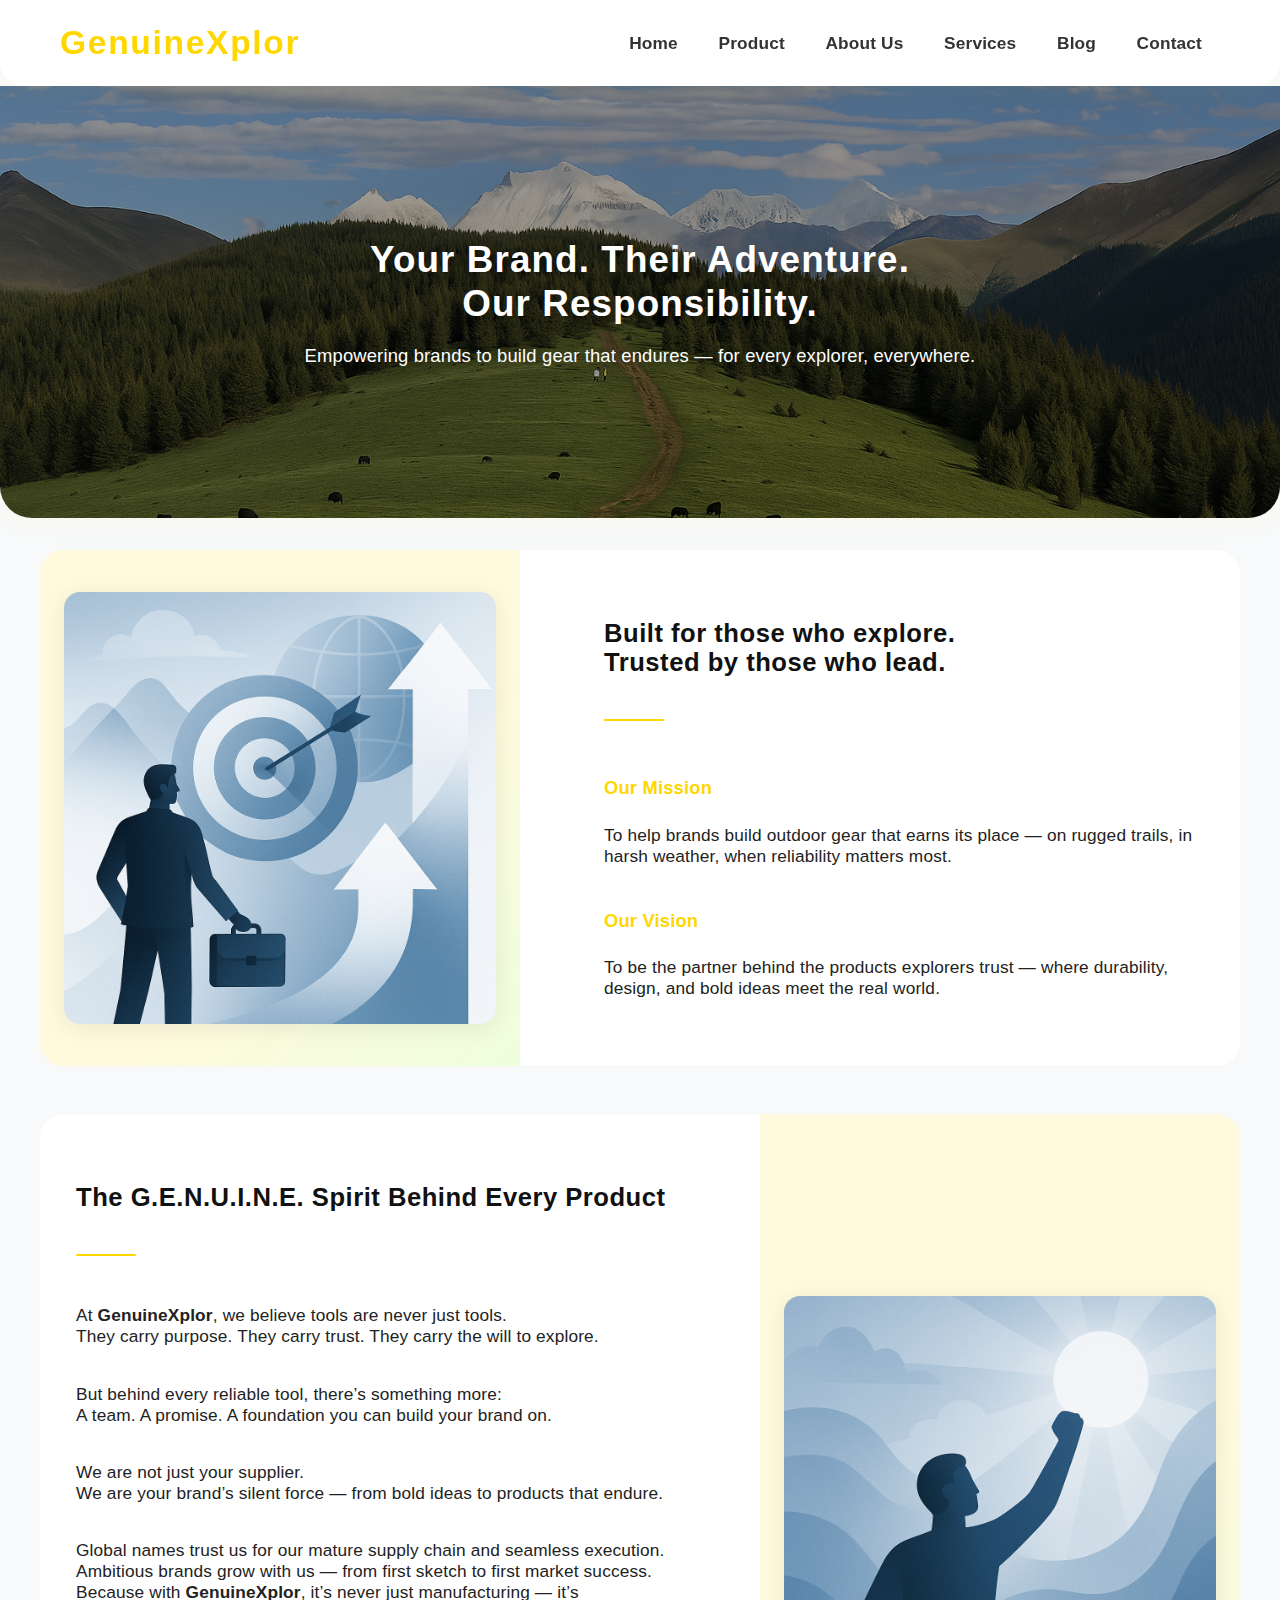
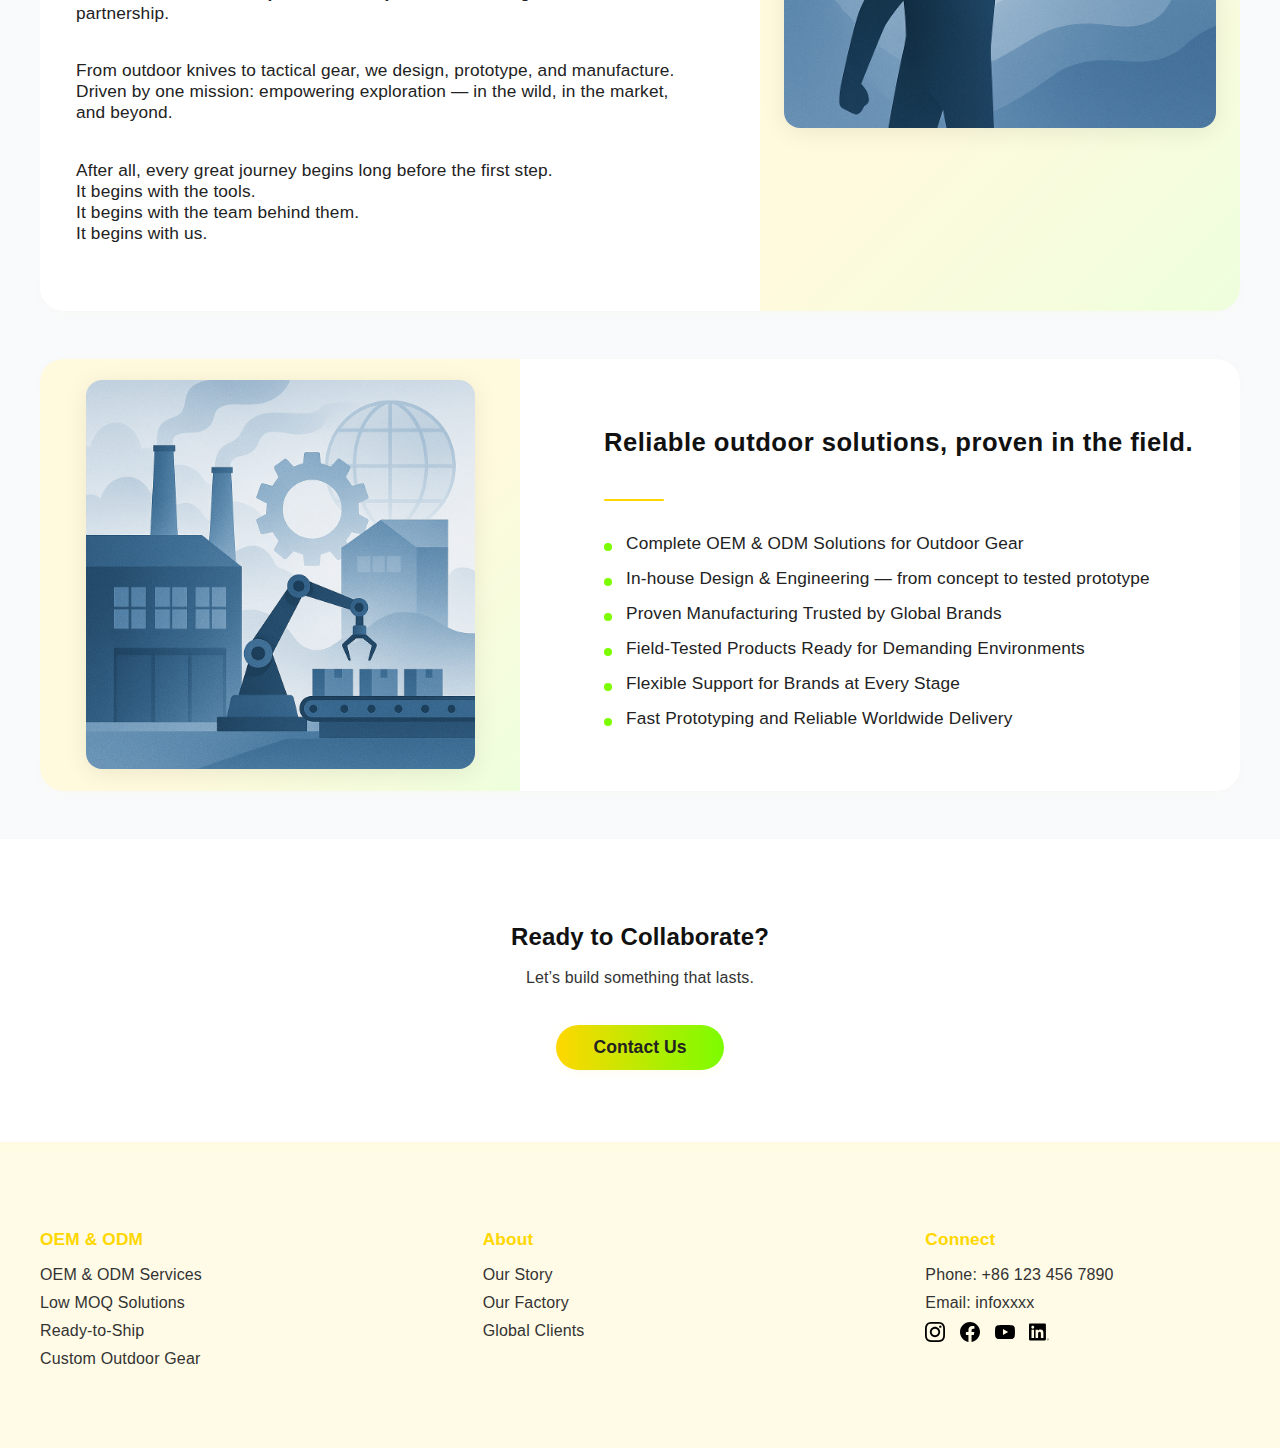
<file: About.html>
<!DOCTYPE html>
<html lang="en">
<head>
<meta charset="UTF-8">
<meta name="viewport" content="width=device-width, initial-scale=1.0">
<title>About Us | GenuineXplor</title>
<style>
body {
  margin: 0;
  font-family: 'Segoe UI', 'Arial', sans-serif;
  background: #f8fafc;
  color: #222;
  letter-spacing: 0.01em;
}
header {
  display: flex;
  justify-content: space-between;
  align-items: center;
  padding: 24px 60px;
  background: #fff;
  box-shadow: 0 4px 24px rgba(255,215,0,0.06);
  border-radius: 0 0 24px 24px;
  position: sticky;
  top: 0;
  z-index: 10;
}
.logo {
  font-size: 2.1em;
  font-weight: 800;
  color: #FFD700;
  letter-spacing: 0.05em;
}
nav a {
  margin: 0 18px;
  text-decoration: none;
  color: #333;
  font-weight: 600;
  font-size: 1.08em;
  position: relative;
  transition: color 0.2s;
}
nav a:hover::after {
  content: '';
  position: absolute;
  left: 0;
  bottom: -6px;
  width: 100%;
  height: 2px;
  background: linear-gradient(90deg, #FFD700 0%, #7CFC00 100%);
  border-radius: 2px;
}
nav a:hover {
  color: #7CFC00;
}

/* Hero */
.about-hero {
  height: 48vh;
  min-height: 260px;
  background: url('product-hero.jpg') center/cover no-repeat;
  position: relative;
  border-radius: 0 0 32px 32px;
  box-shadow: 0 8px 32px rgba(255,215,0,0.06);
  margin-bottom: 32px;
  display: flex;
  align-items: center;
  justify-content: center;
}
.about-hero::after {
  content: '';
  position: absolute;
  inset: 0;
  background: rgba(0,0,0,0.38);
  border-radius: 0 0 32px 32px;
}
.hero-content {
  position: relative;
  z-index: 1;
  color: #fff;
  text-align: center;
  width: 100%;
}
.hero-content h1 {
  font-size: 2.3em;
  font-weight: 800;
  margin: 0.5em 0 0.2em 0;
  letter-spacing: 0.03em;
  text-shadow: 0 2px 12px rgba(0,0,0,0.25);
  line-height: 1.2;
}
.hero-content p {
  font-size: 1.15em;
  margin-bottom: 18px;
  font-weight: 500;
  color: #fff;
  text-shadow: 0 2px 8px rgba(0,0,0,0.18);
}

/* Section Layout */
.section-row {
  display: flex;
  align-items: stretch;
  justify-content: center;
  gap: 48px;
  max-width: 1200px;
  margin: 0 auto 48px auto;
  background: #fff;
  border-radius: 24px;
  box-shadow: 0 2px 16px rgba(255,215,0,0.04);
  padding: 0;
  overflow: hidden;
}
.section-row.reverse {
  flex-direction: row-reverse;
}
.section-img {
  flex: 1 1 380px;
  min-width: 320px;
  background: #f4f4f4;
  min-height: 340px;
  display: flex;
  align-items: center;
  justify-content: center;
  position: relative;
}
.section-img img {
  max-width: 90%;
  max-height: 90%;
  border-radius: 16px;
  box-shadow: 0 4px 24px rgba(0,0,0,0.08);
  object-fit: cover;
  display: block;
}
.section-img.placeholder {
  background: linear-gradient(135deg, #FFD70022 60%, #7CFC0022 100%);
  color: #bbb;
  font-size: 1.15em;
  font-weight: 600;
  justify-content: center;
  align-items: center;
  text-align: center;
  letter-spacing: 0.05em;
}
.section-content {
  flex: 2 1 400px;
  padding: 48px 36px;
  display: flex;
  flex-direction: column;
  justify-content: center;
}
.section-content h2 {
  font-size: 1.6em;
  font-weight: 800;
  color: #111;
  margin-bottom: 18px;
  letter-spacing: 0.02em;
}
.section-content h3 {
  font-size: 1.15em;
  color: #FFD700;
  margin: 24px 0 8px 0;
  font-weight: 700;
}
.section-content p {
  font-size: 1.08em;
  margin-bottom: 1.1em;
  color: #222;
}
.section-content ul {
  list-style: none;
  padding: 0;
  margin: 0 0 0 0;
}
.section-content li {
  margin-bottom: 14px;
  padding-left: 22px;
  position: relative;
  font-size: 1.08em;
}
.section-content li::before {
  content: "";
  position: absolute;
  left: 0;
  top: 10px;
  width: 8px;
  height: 8px;
  background: #7CFC00;
  border-radius: 50%;
}

/* Divider */
.section-divider {
  height: 2px;
  width: 60px;
  background: #FFD700;
  margin: 24px 0 32px 0;
  border-radius: 2px;
}

/* CTA */
.cta {
  background: #fff;
  text-align: center;
  padding: 64px 20px 72px 20px;
  border-radius: 24px;
  box-shadow: 0 2px 16px rgba(255,215,0,0.04);
  margin: 0 auto 32px auto;
  max-width: 900px;
}
.cta h2 {
  font-size: 1.5em;
  font-weight: 800;
  color: #111;
  margin-bottom: 18px;
}
.cta p {
  margin-bottom: 20px;
  color: #333;
}
.btn {
  margin-top: 18px;
  padding: 12px 38px;
  background: linear-gradient(90deg, #FFD700 0%, #7CFC00 100%);
  border: none;
  color: #222;
  font-weight: bold;
  font-size: 1.1em;
  border-radius: 24px;
  cursor: pointer;
  box-shadow: 0 2px 12px rgba(255,215,0,0.08);
  transition: background 0.2s, transform 0.2s;
}
.btn:hover {
  background: linear-gradient(90deg, #7CFC00 0%, #FFD700 100%);
  color: #222;
  transform: translateY(-2px) scale(1.04);
}

/* Footer */
.footer {
  background: #fffbe6;
  color: #333;
  padding: 64px 40px;
  display: flex;
  flex-wrap: wrap;
  justify-content: space-between;
  width: 100vw;
  max-width: none;
  margin: 0;
  gap: 48px;
  border-radius: 0;
  box-shadow: 0 -2px 16px rgba(255,215,0,0.04);
}
.footer h4 {
  margin-bottom: 15px;
  color: #FFD700;
  font-weight: 700;
  font-size: 1.08em;
}
.footer a {
  color: #333;
  text-decoration: none;
  transition: color 0.2s;
}
.footer a:hover {
  color: #7CFC00;
}
.footer ul {
  list-style: none;
  padding: 0;
}
.footer li {
  margin-bottom: 10px;
}

@media (max-width: 1000px) {
  .section-row, .section-row.reverse {
    flex-direction: column;
    gap: 0;
    border-radius: 18px;
  }
  .section-img, .section-img.placeholder {
    min-height: 180px;
    height: 180px;
    max-width: 100%;
  }
  .section-content {
    padding: 32px 16px;
  }
  .footer {
    flex-direction: column;
    align-items: flex-start;
    padding: 40px 8px;
    gap: 24px;
  }
}
</style>
</head>
<body>

<header>
  <div class="logo">GenuineXplor</div>
  <nav>
    <a href="index.html">Home</a>
    <a href="product.html">Product</a>
    <a href="about.html">About Us</a>
    <a href="services.html">Services</a>
    <a href="blog.html">Blog</a>
    <a href="contact.html">Contact</a>
  </nav>
</header>

<!-- Hero -->
<section class="about-hero">
  <div class="hero-content">
    <h1>Your Brand. Their Adventure.<br>Our Responsibility.</h1>
    <p>Empowering brands to build gear that endures — for every explorer, everywhere.</p>
  </div>
</section>

<!-- Mission & Vision -->
<div class="section-row">
  <div class="section-img placeholder">
    <!-- 预留图片位置，替换下方img的src即可 -->
    <img src="about-mission.jpg" alt="Our Mission" style="display:block;">
    <!-- <span>图片预留区<br>建议尺寸 600x400px</span> -->
  </div>
  <div class="section-content">
    <h2>Built for those who explore.<br>Trusted by those who lead.</h2>
    <div class="section-divider"></div>
    <h3>Our Mission</h3>
    <p>To help brands build outdoor gear that earns its place — on rugged trails, in harsh weather, when reliability matters most.</p>
    <h3>Our Vision</h3>
    <p>To be the partner behind the products explorers trust — where durability, design, and bold ideas meet the real world.</p>
  </div>
</div>

<!-- Brand Spirit -->
<div class="section-row reverse">
  <div class="section-img placeholder">
    <!-- 预留图片位置，替换下方img的src即可 -->
    <img src="about-spirit.jpg" alt="Brand Spirit" style="display:block;">
    <!-- <span>图片预留区<br>建议尺寸 600x400px</span> -->
  </div>
  <div class="section-content">
    <h2>The G.E.N.U.I.N.E. Spirit Behind Every Product</h2>
    <div class="section-divider"></div>
    <p>At <strong>GenuineXplor</strong>, we believe tools are never just tools.<br>
      They carry purpose. They carry trust. They carry the will to explore.</p>
    <p>But behind every reliable tool, there’s something more:<br>
      A team. A promise. A foundation you can build your brand on.</p>
    <p>We are not just your supplier.<br>
      We are your brand’s silent force — from bold ideas to products that endure.</p>
    <p>Global names trust us for our mature supply chain and seamless execution.<br>
      Ambitious brands grow with us — from first sketch to first market success.<br>
      Because with <strong>GenuineXplor</strong>, it’s never just manufacturing — it’s partnership.</p>
    <p>From outdoor knives to tactical gear, we design, prototype, and manufacture.<br>
      Driven by one mission: empowering exploration — in the wild, in the market, and beyond.</p>
    <p>After all, every great journey begins long before the first step.<br>
      It begins with the tools.<br>
      It begins with the team behind them.<br>
      It begins with us.</p>
  </div>
</div>

<!-- Capabilities -->
<div class="section-row">
  <div class="section-img placeholder">
    <!-- 预留图片位置，替换下方img的src即可 -->
    <img src="about-factory.jpg" alt="Our Factory" style="display:block;">
    <!-- <span>图片预留区<br>建议尺寸 600x400px</span> -->
  </div>
  <div class="section-content">
    <h2>Reliable outdoor solutions, proven in the field.</h2>
    <div class="section-divider"></div>
    <ul>
      <li>Complete OEM & ODM Solutions for Outdoor Gear</li>
      <li>In-house Design & Engineering — from concept to tested prototype</li>
      <li>Proven Manufacturing Trusted by Global Brands</li>
      <li>Field-Tested Products Ready for Demanding Environments</li>
      <li>Flexible Support for Brands at Every Stage</li>
      <li>Fast Prototyping and Reliable Worldwide Delivery</li>
    </ul>
  </div>
</div>

<!-- CTA -->
<section class="cta cta-full">
  <h2>Ready to Collaborate?</h2>
  <p>Let’s build something that lasts.</p>
  <button class="btn" onclick="location.href='contact.html'">Contact Us</button>
</section>
<style>
.cta.cta-full {
  max-width: none;
  width: 100vw;
  border-radius: 0;
  margin-left: 0;
  margin-right: 0;
  margin-bottom: 0;
  position: relative;
  left: 50%;
  right: 50%;
  transform: translateX(-50%);
}
</style>

<!-- Footer -->
<footer class="footer">
  <div style="flex: 1 1 200px;">
    <h4>OEM & ODM</h4>
    <ul>
      <li><a href="services.html">OEM & ODM Services</a></li>
      <li><a href="services.html#lowmoq">Low MOQ Solutions</a></li>
      <li><a href="product.html#ready">Ready-to-Ship</a></li>
      <li><a href="product.html#custom">Custom Outdoor Gear</a></li>
    </ul>
  </div>
  <div style="flex: 1 1 200px;">
    <h4>About</h4>
    <ul>
      <li><a href="about.html#story">Our Story</a></li>
      <li><a href="about.html#factory">Our Factory</a></li>
      <li><a href="about.html#clients">Global Clients</a></li>
    </ul>
  </div>
  <div style="flex: 1 1 200px;">
    <h4>Connect</h4>
    <ul>
      <li style="margin-bottom: 10px;">Phone: +86 123 456 7890</li>
      <li style="margin-bottom: 10px;">Email: infoxxxx</li>
      <li>
        <a href="#"><img src="icon-ig.svg" width="20" height="20" style="margin-right:10px;"></a>
        <a href="#"><img src="icon-fb.svg" width="20" height="20" style="margin-right:10px;"></a>
        <a href="#"><img src="icon-ytb.svg" width="20" height="20" style="margin-right:10px;"></a>
        <a href="#"><img src="icon-linkedin.svg" width="20" height="20"></a>
      </li>
    </ul>
  </div>
</footer>
</body>
</html>
</file>
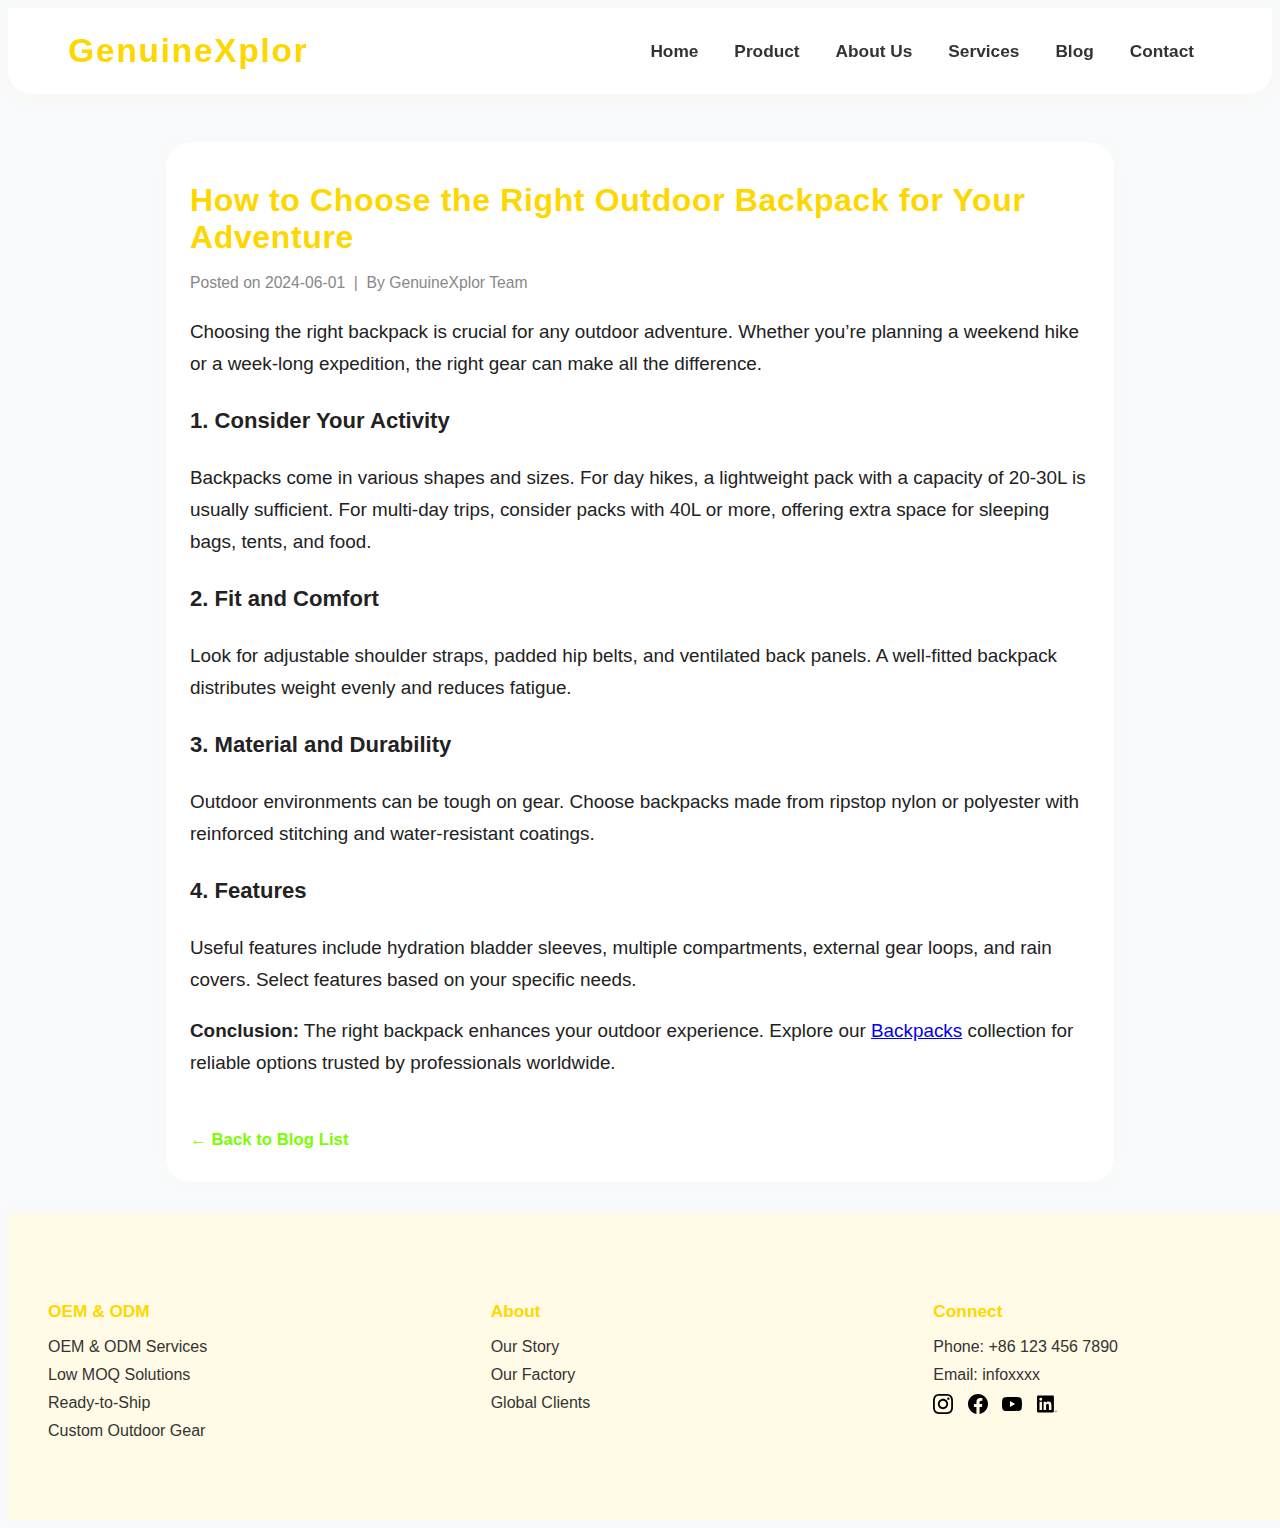
<file: blog-detail.html>
<!DOCTYPE html>
<html lang="en">
<head>
  <meta charset="UTF-8">
  <meta name="viewport" content="width=device-width, initial-scale=1.0">
  <title>Outdoor Gear OEM/ODM - Blog Detail</title>
  <style>
    body { background: #f8fafc; color: #222; font-family: 'Segoe UI', 'Arial', sans-serif; }
    header {
      display: flex;
      justify-content: space-between;
      align-items: center;
      padding: 24px 60px;
      background: #fff;
      box-shadow: 0 4px 24px rgba(255,215,0,0.06);
      border-radius: 0 0 24px 24px;
      position: sticky;
      top: 0;
      z-index: 10;
    }
    .logo {
      font-size: 2.1em;
      font-weight: 800;
      color: #FFD700;
      letter-spacing: 0.05em;
    }
    nav {
      position: relative;
      display: flex;
      align-items: center;
    }
    .nav-links {
      display: flex;
      align-items: center;
    }
    .nav-links > a,
    .nav-link-btn {
      color: #333 !important;
      font-weight: 600;
      font-size: 1.08em;
      margin: 0 18px;
      text-decoration: none;
      transition: color 0.2s;
      position: relative;
      background: none;
      border: none;
      cursor: pointer;
      padding: 0;
      outline: none;
    }
    .nav-links > a:hover,
    .nav-link-btn:hover,
    .nav-link-btn.active {
      color: #7CFC00 !important;
    }
    .dropdown {
      position: relative;
      display: inline-block;
    }
    .dropbtn {
      background: none;
      border: none;
      font: inherit;
      color: #333;
      font-weight: 600;
      font-size: 1.08em;
      margin: 0 18px;
      cursor: pointer;
      padding: 0;
      outline: none;
      position: relative;
      transition: color 0.2s;
    }
    .dropbtn:hover,
    .dropdown.open .dropbtn {
      color: #7CFC00;
    }
    .dropdown-content {
      display: none;
      position: absolute;
      left: 0;
      top: 120%;
      min-width: 160px;
      background: #fff;
      box-shadow: 0 4px 16px rgba(255,215,0,0.08);
      border-radius: 10px;
      z-index: 100;
      flex-direction: column;
      padding: 8px 0;
      animation: fadeIn 0.2s;
    }
    .dropdown.open .dropdown-content {
      display: flex;
    }
    .dropdown-content a {
      color: #333;
      padding: 10px 24px;
      text-decoration: none;
      display: block;
      font-size: 1em;
      font-weight: 500;
      transition: background 0.2s, color 0.2s;
      border-radius: 6px;
    }
    .dropdown-content a:hover {
      background: linear-gradient(90deg, #FFD700 0%, #7CFC00 100%);
      color: #fff;
    }
    @keyframes fadeIn {
      from { opacity: 0; transform: translateY(10px);}
      to { opacity: 1; transform: translateY(0);}
    }
    .nav-toggle {
      display: none;
      flex-direction: column;
      justify-content: center;
      width: 36px;
      height: 36px;
      background: none;
      border: none;
      cursor: pointer;
      margin-left: 16px;
      z-index: 101;
    }
    .nav-toggle span {
      display: block;
      width: 26px;
      height: 3px;
      background: #FFD700;
      margin: 5px 0;
      border-radius: 2px;
      transition: 0.3s;
    }
    @media (max-width: 700px) {
      .nav-toggle {
        display: flex;
      }
      nav {
        width: 100%;
      }
      .nav-links {
        flex-direction: column;
        align-items: flex-start;
        position: absolute;
        top: 100%;
        left: 0;
        right: 0;
        background: #fff;
        box-shadow: 0 4px 24px rgba(255,215,0,0.10);
        border-radius: 0 0 18px 18px;
        padding: 18px 0 12px 0;
        display: none;
        z-index: 100;
      }
      .nav-links.open {
        display: flex;
      }
      .nav-links > a,
      .dropbtn,
      .nav-link-btn {
        margin: 12px 24px;
        font-size: 1.1em;
        color: #333 !important;
      }
      .dropdown-content {
        position: static;
        min-width: 0;
        box-shadow: none;
        border-radius: 0;
        background: none;
        padding: 0;
        animation: none;
      }
      .dropdown-content a {
        padding: 10px 36px;
        background: none;
        color: #333;
        border-radius: 0;
      }
      .dropdown.open .dropdown-content {
        display: flex;
      }
    }
    /* 页脚样式从index.html复制 */
    .footer {
      background: #fffbe6;
      color: #333;
      padding: 64px 40px;
      display: flex;
      flex-wrap: wrap;
      justify-content: space-between;
      width: 100vw;
      max-width: none;
      margin: 0;
      gap: 48px;
      border-radius: 0;
      box-shadow: 0 -2px 16px rgba(255,215,0,0.04);
    }
    .footer h4 {
      margin-bottom: 15px;
      color: #FFD700;
      font-weight: 700;
      font-size: 1.08em;
    }
    .footer a {
      color: #333;
      text-decoration: none;
      transition: color 0.2s;
    }
    .footer a:hover {
      color: #7CFC00;
    }
    .footer ul {
      list-style: none;
      padding: 0;
    }
    .footer li {
      margin-bottom: 10px;
    }
    @media (max-width: 900px) {
      .footer {
        flex-direction: column;
        align-items: flex-start;
        padding: 40px 8px;
        gap: 24px;
      }
    }
    .blog-detail-container {
      max-width: 900px;
      margin: 48px auto 32px auto;
      background: #fff;
      border-radius: 24px;
      box-shadow: 0 2px 16px rgba(255,215,0,0.04);
      padding: 40px 24px 32px 24px;
    }
    .blog-title {
      font-size: 2em;
      font-weight: 800;
      color: #FFD700;
      margin-bottom: 18px;
      letter-spacing: 0.02em;
    }
    .blog-meta {
      color: #888;
      font-size: 0.98em;
      margin-bottom: 24px;
    }
    .blog-content {
      font-size: 1.18em;
      line-height: 1.7;
      color: #222;
    }
    .blog-back {
      display: inline-block;
      margin-top: 32px;
      color: #7CFC00;
      font-weight: 600;
      text-decoration: none;
      font-size: 1.05em;
      transition: color 0.2s;
    }
    .blog-back:hover {
      color: #FFD700;
      text-decoration: underline;
    }
    @media (max-width: 700px) {
      .blog-detail-container { padding: 18px 4px 18px 4px; }
      .blog-title { font-size: 1.3em; }
    }
  </style>
</head>
<body>
<header>
  <div class="logo">GenuineXplor</div>
  <button class="nav-toggle" aria-label="Toggle navigation" id="navToggle">
    <span></span>
    <span></span>
    <span></span>
  </button>
  <nav>
    <div class="nav-links" id="navLinks">
      <button class="nav-link-btn" data-link="index.html">Home</button>
      <div class="dropdown" id="productDropdown">
        <button class="dropbtn nav-link-btn" tabindex="0">Product</button>
        <div class="dropdown-content">
          <a href="backpacks.html">Backpacks</a>
          <a href="belts.html">Belts</a>
          <a href="knives.html">Knives</a>
          <a href="tactical-products.html">Tactical Products</a>
          <a href="accessories.html">Accessories</a>
        </div>
      </div>
      <button class="nav-link-btn" data-link="about.html">About Us</button>
      <div class="dropdown" id="servicesDropdown">
        <button class="dropbtn nav-link-btn" tabindex="0">Services</button>
        <div class="dropdown-content">
          <a href="services.html#capabilities">Capabilities</a>
          <a href="services.html#activities">Activities</a>
          <a href="services.html#clients">Clients</a>
        </div>
      </div>
      <button class="nav-link-btn" data-link="blog.html" style="margin-right:18px;">Blog</button>
      <button class="nav-link-btn" data-link="contact.html">Contact</button>
    </div>
  </nav>
</header>
<div class="blog-detail-container">
  <div class="blog-title">How to Choose the Right Outdoor Backpack for Your Adventure</div>
  <div class="blog-meta">Posted on 2024-06-01 &nbsp;|&nbsp; By GenuineXplor Team</div>
  <div class="blog-content">
    <p>
      Choosing the right backpack is crucial for any outdoor adventure. Whether you’re planning a weekend hike or a week-long expedition, the right gear can make all the difference.
    </p>
    <h3>1. Consider Your Activity</h3>
    <p>
      Backpacks come in various shapes and sizes. For day hikes, a lightweight pack with a capacity of 20-30L is usually sufficient. For multi-day trips, consider packs with 40L or more, offering extra space for sleeping bags, tents, and food.
    </p>
    <h3>2. Fit and Comfort</h3>
    <p>
      Look for adjustable shoulder straps, padded hip belts, and ventilated back panels. A well-fitted backpack distributes weight evenly and reduces fatigue.
    </p>
    <h3>3. Material and Durability</h3>
    <p>
      Outdoor environments can be tough on gear. Choose backpacks made from ripstop nylon or polyester with reinforced stitching and water-resistant coatings.
    </p>
    <h3>4. Features</h3>
    <p>
      Useful features include hydration bladder sleeves, multiple compartments, external gear loops, and rain covers. Select features based on your specific needs.
    </p>
    <p>
      <strong>Conclusion:</strong> The right backpack enhances your outdoor experience. Explore our <a href="product.html#backpack">Backpacks</a> collection for reliable options trusted by professionals worldwide.
    </p>
  </div>
  <a class="blog-back" href="blog.html">&larr; Back to Blog List</a>
</div>
<footer class="footer">
  <div style="flex: 1 1 200px;">
    <h4>OEM & ODM</h4>
    <ul>
      <li><a href="services.html">OEM & ODM Services</a></li>
      <li><a href="services.html#lowmoq">Low MOQ Solutions</a></li>
      <li><a href="product.html#ready">Ready-to-Ship</a></li>
      <li><a href="product.html#custom">Custom Outdoor Gear</a></li>
    </ul>
  </div>
  <div style="flex: 1 1 200px;">
    <h4>About</h4>
    <ul>
      <li><a href="about.html#story">Our Story</a></li>
      <li><a href="about.html#factory">Our Factory</a></li>
      <li><a href="about.html#clients">Global Clients</a></li>
    </ul>
  </div>
  <div style="flex: 1 1 200px;">
    <h4>Connect</h4>
    <ul>
      <li style="margin-bottom: 10px;">Phone: +86 123 456 7890</li>
      <li style="margin-bottom: 10px;">Email: infoxxxx</li>
      <li>
        <a href="#"><img src="icon-ig.svg" width="20" height="20" style="margin-right:10px;"></a>
        <a href="#"><img src="icon-fb.svg" width="20" height="20" style="margin-right:10px;"></a>
        <a href="#"><img src="icon-ytb.svg" width="20" height="20" style="margin-right:10px;"></a>
        <a href="#"><img src="icon-linkedin.svg" width="20" height="20"></a>
      </li>
    </ul>
  </div>
</footer>
<script>
  // 完整导航交互，与index.html一致
  const navToggle = document.getElementById('navToggle');
  const navLinks = document.getElementById('navLinks');
  const productDropdown = document.getElementById('productDropdown');
  const servicesDropdown = document.getElementById('servicesDropdown');

  navToggle.addEventListener('click', () => {
    navLinks.classList.toggle('open');
    productDropdown.classList.remove('open');
    servicesDropdown.classList.remove('open');
  });

  function setupNavLinkHover() {
    const navLinksBtns = document.querySelectorAll('.nav-link-btn');
    navLinksBtns.forEach(btn => {
      btn.addEventListener('mouseenter', () => {
        if (window.innerWidth > 700) btn.classList.add('active');
      });
      btn.addEventListener('mouseleave', () => {
        btn.classList.remove('active');
      });
      if (!btn.closest('.dropdown')) {
        btn.addEventListener('click', () => {
          if (window.innerWidth > 700) {
            window.location.href = btn.getAttribute('data-link');
          } else {
            window.location.href = btn.getAttribute('data-link');
            document.getElementById('navLinks').classList.remove('open');
            productDropdown.classList.remove('open');
            servicesDropdown.classList.remove('open');
          }
        });
      }
    });
  }
  setupNavLinkHover();

  function setupDropdown(dropdown) {
    const btn = dropdown.querySelector('.dropbtn');
    btn.addEventListener('click', (e) => {
      if (window.innerWidth <= 700) {
        e.preventDefault();
        dropdown.classList.toggle('open');
        if (dropdown === productDropdown) servicesDropdown.classList.remove('open');
        if (dropdown === servicesDropdown) productDropdown.classList.remove('open');
      } else {
        if (dropdown === productDropdown) window.location.href = 'product.html';
        if (dropdown === servicesDropdown) window.location.href = 'services.html';
      }
    });
    dropdown.addEventListener('mouseenter', () => {
      if (window.innerWidth > 700) {
        dropdown.classList.add('open');
        btn.classList.add('active');
      }
    });
    dropdown.addEventListener('mouseleave', () => {
      if (window.innerWidth > 700) {
        dropdown.classList.remove('open');
        btn.classList.remove('active');
      }
    });
  }
  setupDropdown(productDropdown);
  setupDropdown(servicesDropdown);

  document.querySelectorAll('.dropdown-content a').forEach(link => {
    link.addEventListener('click', () => {
      if (window.innerWidth <= 700) {
        navLinks.classList.remove('open');
        productDropdown.classList.remove('open');
        servicesDropdown.classList.remove('open');
      }
    });
  });
  document.querySelectorAll('.nav-links > a').forEach(link => {
    link.addEventListener('click', () => {
      if (window.innerWidth <= 700) {
        navLinks.classList.remove('open');
        productDropdown.classList.remove('open');
        servicesDropdown.classList.remove('open');
      }
    });
  });
</script>
</body>
</html>
</file>
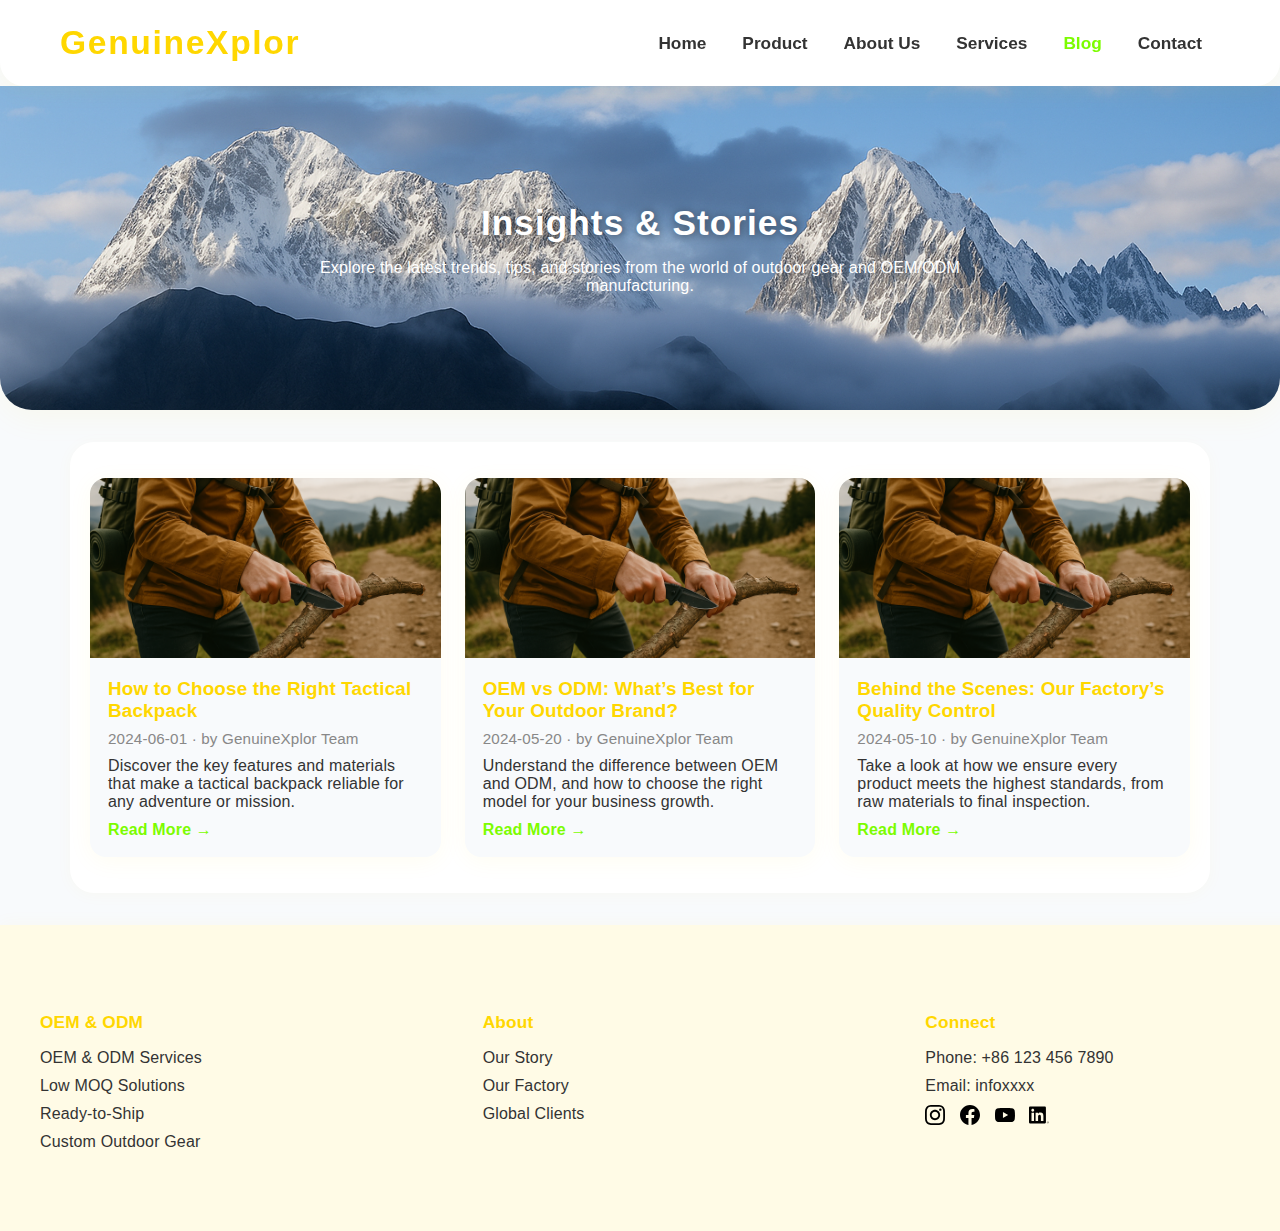
<file: blog.html>
<!DOCTYPE html>
<html lang="en">
<head>
  <meta charset="UTF-8">
  <meta name="viewport" content="width=device-width, initial-scale=1.0">
  <title>Outdoor Gear OEM/ODM - Blog</title>
  <style>
    body {
      margin: 0;
      font-family: 'Segoe UI', 'Arial', sans-serif;
      background: #f8fafc;
      color: #222;
      letter-spacing: 0.01em;
    }
    header {
      display: flex;
      justify-content: space-between;
      align-items: center;
      padding: 24px 60px;
      background: #fff;
      box-shadow: 0 4px 24px rgba(255,215,0,0.06);
      border-radius: 0 0 24px 24px;
      position: sticky;
      top: 0;
      z-index: 10;
    }
    .logo {
      font-size: 2.1em;
      font-weight: 800;
      color: #FFD700;
      letter-spacing: 0.05em;
    }
    nav {
      position: relative;
      display: flex;
      align-items: center;
    }
    .nav-links {
      display: flex;
      align-items: center;
    }
    .nav-links > a,
    .nav-link-btn {
      color: #333 !important;
      font-weight: 600;
      font-size: 1.08em;
      margin: 0 18px;
      text-decoration: none;
      transition: color 0.2s;
      position: relative;
      background: none;
      border: none;
      cursor: pointer;
      padding: 0;
      outline: none;
    }
    .nav-links > a:hover,
    .nav-link-btn:hover,
    .nav-link-btn.active {
      color: #7CFC00 !important;
    }
    .dropdown {
      position: relative;
      display: inline-block;
    }
    .dropbtn {
      background: none;
      border: none;
      font: inherit;
      color: #333;
      font-weight: 600;
      font-size: 1.08em;
      margin: 0 18px;
      cursor: pointer;
      padding: 0;
      outline: none;
      position: relative;
      transition: color 0.2s;
    }
    .dropbtn:hover,
    .dropdown.open .dropbtn {
      color: #7CFC00;
    }
    .dropdown-content {
      display: none;
      position: absolute;
      left: 0;
      top: 120%;
      min-width: 160px;
      background: #fff;
      box-shadow: 0 4px 16px rgba(255,215,0,0.08);
      border-radius: 10px;
      z-index: 100;
      flex-direction: column;
      padding: 8px 0;
      animation: fadeIn 0.2s;
    }
    .dropdown.open .dropdown-content {
      display: flex;
    }
    .dropdown-content a {
      color: #333;
      padding: 10px 24px;
      text-decoration: none;
      display: block;
      font-size: 1em;
      font-weight: 500;
      transition: background 0.2s, color 0.2s;
      border-radius: 6px;
    }
    .dropdown-content a:hover {
      background: linear-gradient(90deg, #FFD700 0%, #7CFC00 100%);
      color: #fff;
    }
    @keyframes fadeIn {
      from { opacity: 0; transform: translateY(10px);}
      to { opacity: 1; transform: translateY(0);}
    }
    .nav-toggle {
      display: none;
      flex-direction: column;
      justify-content: center;
      width: 36px;
      height: 36px;
      background: none;
      border: none;
      cursor: pointer;
      margin-left: 16px;
      z-index: 101;
    }
    .nav-toggle span {
      display: block;
      width: 26px;
      height: 3px;
      background: #FFD700;
      margin: 5px 0;
      border-radius: 2px;
      transition: 0.3s;
    }
    @media (max-width: 700px) {
      .nav-toggle {
        display: flex;
      }
      nav {
        width: 100%;
      }
      .nav-links {
        flex-direction: column;
        align-items: flex-start;
        position: absolute;
        top: 100%;
        left: 0;
        right: 0;
        background: #fff;
        box-shadow: 0 4px 24px rgba(255,215,0,0.10);
        border-radius: 0 0 18px 18px;
        padding: 18px 0 12px 0;
        display: none;
        z-index: 100;
      }
      .nav-links.open {
        display: flex;
      }
      .nav-links > a,
      .dropbtn,
      .nav-link-btn {
        margin: 12px 24px;
        font-size: 1.1em;
        color: #333 !important;
      }
      .dropdown-content {
        position: static;
        min-width: 0;
        box-shadow: none;
        border-radius: 0;
        background: none;
        padding: 0;
        animation: none;
      }
      .dropdown-content a {
        padding: 10px 36px;
        background: none;
        color: #333;
        border-radius: 0;
      }
      .dropdown.open .dropdown-content {
        display: flex;
      }
    }
    .blog-banner {
      height: 36vh;
      min-height: 180px;
      margin-bottom: 32px;
      background: url('banner2.jpg') center/cover no-repeat;
      position: relative;
      border-radius: 0 0 32px 32px;
      box-shadow: 0 8px 32px rgba(255,215,0,0.06);
      display: flex;
      align-items: center;
      justify-content: center;
    }
    .blog-banner-content {
      position: relative;
      text-align: center;
      color: #fff;
      z-index: 2;
      width: 90%;
      max-width: 700px;
      background: none;
      border-radius: 0;
      box-shadow: none;
      padding: 0;
      backdrop-filter: none;
    }
    .blog-banner-content h1 {
      font-size: 2.2em;
      margin: 0.5em 0 0.2em 0;
      color: #fff;
      font-weight: 800;
      letter-spacing: 0.03em;
      text-shadow: 1px 1px 8px #0008;
    }
    .blog-list {
      display: flex;
      flex-wrap: wrap;
      gap: 24px;
      justify-content: center;
      padding: 36px 20px 36px 20px;
      background: #fff;
      border-radius: 24px;
      box-shadow: 0 2px 16px rgba(255,215,0,0.04);
      margin-bottom: 32px;
      max-width: 1100px;
      margin-left: auto;
      margin-right: auto;
    }
    .blog-card {
      flex: 1 1 320px;
      max-width: 360px;
      background: #f8fafc;
      border-radius: 16px;
      box-shadow: 0 4px 24px rgba(255,215,0,0.06);
      overflow: hidden;
      display: flex;
      flex-direction: column;
      transition: transform 0.3s, box-shadow 0.3s;
      cursor: pointer;
      min-width: 260px;
    }
    .blog-card:hover {
      transform: scale(1.04) translateY(-4px);
      box-shadow: 0 8px 32px rgba(255,215,0,0.10);
    }
    .blog-card-img {
      width: 100%;
      height: 180px;
      background-size: cover;
      background-position: center;
    }
    .blog-card-content {
      padding: 20px 18px 18px 18px;
      display: flex;
      flex-direction: column;
      flex: 1;
    }
    .blog-card-title {
      font-size: 1.18em;
      font-weight: 700;
      color: #FFD700;
      margin-bottom: 8px;
    }
    .blog-card-meta {
      font-size: 0.95em;
      color: #888;
      margin-bottom: 10px;
    }
    .blog-card-desc {
      font-size: 1em;
      color: #333;
      flex: 1;
      margin-bottom: 10px;
    }
    .blog-card-readmore {
      color: #7CFC00;
      font-weight: 600;
      text-decoration: none;
      font-size: 1em;
      align-self: flex-start;
      transition: color 0.2s;
    }
    .blog-card-readmore:hover {
      color: #FFD700;
    }
    .footer {
      background: #fffbe6;
      color: #333;
      padding: 64px 40px;
      display: flex;
      flex-wrap: wrap;
      justify-content: space-between;
      width: 100vw;
      max-width: none;
      margin: 0;
      gap: 48px;
      border-radius: 0;
      box-shadow: 0 -2px 16px rgba(255,215,0,0.04);
    }
    .footer h4 {
      margin-bottom: 15px;
      color: #FFD700;
      font-weight: 700;
      font-size: 1.08em;
    }
    .footer a {
      color: #333;
      text-decoration: none;
      transition: color 0.2s;
    }
    .footer a:hover {
      color: #7CFC00;
    }
    .footer ul {
      list-style: none;
      padding: 0;
    }
    .footer li {
      margin-bottom: 10px;
    }
    @media (max-width: 900px) {
      header, .footer {
        padding-left: 8px;
        padding-right: 8px;
      }
      .footer {
        flex-direction: column;
        align-items: flex-start;
        padding: 40px 8px;
        gap: 24px;
      }
      .blog-list { gap: 16px; }
      .blog-card { min-width: 90vw; max-width: 100vw; }
    }
    @media (max-width: 700px) {
      .blog-banner-content h1 { font-size: 1.3em; }
      .blog-list { padding-left: 4px; padding-right: 4px; }
      .footer { padding-left: 4px; padding-right: 4px; }
    }
  </style>
</head>
<body>
<header>
  <div class="logo">GenuineXplor</div>
  <button class="nav-toggle" aria-label="Toggle navigation" id="navToggle">
    <span></span>
    <span></span>
    <span></span>
  </button>
  <nav>
    <div class="nav-links" id="navLinks">
      <button class="nav-link-btn" data-link="index.html">Home</button>
      <div class="dropdown" id="productDropdown">
        <button class="dropbtn nav-link-btn" tabindex="0">Product</button>
        <div class="dropdown-content">
          <a href="backpacks.html">Backpacks</a>
          <a href="belts.html">Belts</a>
          <a href="knives.html">Knives</a>
          <a href="tactical-products.html">Tactical Products</a>
          <a href="accessories.html">Accessories</a>
        </div>
      </div>
      <button class="nav-link-btn" data-link="about.html">About Us</button>
      <div class="dropdown" id="servicesDropdown">
        <button class="dropbtn nav-link-btn" tabindex="0">Services</button>
        <div class="dropdown-content">
          <a href="services.html#capabilities">Capabilities</a>
          <a href="services.html#activities">Activities</a>
          <a href="services.html#clients">Clients</a>
        </div>
      </div>
      <button class="nav-link-btn active" data-link="blog.html" style="margin-right:18px;">Blog</button>
      <button class="nav-link-btn" data-link="contact.html">Contact</button>
    </div>
  </nav>
</header>
<section class="blog-banner">
  <div class="blog-banner-content">
    <h1>Insights & Stories</h1>
    <p>Explore the latest trends, tips, and stories from the world of outdoor gear and OEM/ODM manufacturing.</p>
  </div>
</section>
<section class="blog-list">
  <div class="blog-card" onclick="location.href='blog-detail.html?id=1'">
    <div class="blog-card-img" style="background-image: url('blog1.jpg');"></div>
    <div class="blog-card-content">
      <div class="blog-card-title">How to Choose the Right Tactical Backpack</div>
      <div class="blog-card-meta">2024-06-01 · by GenuineXplor Team</div>
      <div class="blog-card-desc">Discover the key features and materials that make a tactical backpack reliable for any adventure or mission.</div>
      <a class="blog-card-readmore" href="blog-detail.html?id=1">Read More →</a>
    </div>
  </div>
  <div class="blog-card" onclick="location.href='blog-detail.html?id=2'">
    <div class="blog-card-img" style="background-image: url('blog2.jpg');"></div>
    <div class="blog-card-content">
      <div class="blog-card-title">OEM vs ODM: What’s Best for Your Outdoor Brand?</div>
      <div class="blog-card-meta">2024-05-20 · by GenuineXplor Team</div>
      <div class="blog-card-desc">Understand the difference between OEM and ODM, and how to choose the right model for your business growth.</div>
      <a class="blog-card-readmore" href="blog-detail.html?id=2">Read More →</a>
    </div>
  </div>
  <div class="blog-card" onclick="location.href='blog-detail.html?id=3'">
    <div class="blog-card-img" style="background-image: url('blog3.jpg');"></div>
    <div class="blog-card-content">
      <div class="blog-card-title">Behind the Scenes: Our Factory’s Quality Control</div>
      <div class="blog-card-meta">2024-05-10 · by GenuineXplor Team</div>
      <div class="blog-card-desc">Take a look at how we ensure every product meets the highest standards, from raw materials to final inspection.</div>
      <a class="blog-card-readmore" href="blog-detail.html?id=3">Read More →</a>
    </div>
  </div>
  <!-- 可继续添加更多博客卡片 -->
</section>
<footer class="footer">
  <div style="flex: 1 1 200px;">
    <h4>OEM & ODM</h4>
    <ul>
      <li><a href="services.html">OEM & ODM Services</a></li>
      <li><a href="services.html#lowmoq">Low MOQ Solutions</a></li>
      <li><a href="product.html#ready">Ready-to-Ship</a></li>
      <li><a href="product.html#custom">Custom Outdoor Gear</a></li>
    </ul>
  </div>
  <div style="flex: 1 1 200px;">
    <h4>About</h4>
    <ul>
      <li><a href="about.html#story">Our Story</a></li>
      <li><a href="about.html#factory">Our Factory</a></li>
      <li><a href="about.html#clients">Global Clients</a></li>
    </ul>
  </div>
  <div style="flex: 1 1 200px;">
    <h4>Connect</h4>
    <ul>
      <li style="margin-bottom: 10px;">Phone: +86 123 456 7890</li>
      <li style="margin-bottom: 10px;">Email: infoxxxx</li>
      <li>
        <a href="#"><img src="icon-ig.svg" width="20" height="20" style="margin-right:10px;"></a>
        <a href="#"><img src="icon-fb.svg" width="20" height="20" style="margin-right:10px;"></a>
        <a href="#"><img src="icon-ytb.svg" width="20" height="20" style="margin-right:10px;"></a>
        <a href="#"><img src="icon-linkedin.svg" width="20" height="20"></a>
      </li>
    </ul>
  </div>
</footer>
<script>
const navToggle = document.getElementById('navToggle');
const navLinks = document.getElementById('navLinks');
const productDropdown = document.getElementById('productDropdown');
const servicesDropdown = document.getElementById('servicesDropdown');

navToggle.addEventListener('click', () => {
  navLinks.classList.toggle('open');
  productDropdown.classList.remove('open');
  servicesDropdown.classList.remove('open');
});

function setupNavLinkHover() {
  const navLinks = document.querySelectorAll('.nav-link-btn');
  navLinks.forEach(btn => {
    btn.addEventListener('mouseenter', () => {
      if (window.innerWidth > 700) btn.classList.add('active');
    });
    btn.addEventListener('mouseleave', () => {
      btn.classList.remove('active');
    });
    if (!btn.closest('.dropdown')) {
      btn.addEventListener('click', () => {
        if (window.innerWidth > 700) {
          window.location.href = btn.getAttribute('data-link');
        } else {
          window.location.href = btn.getAttribute('data-link');
          document.getElementById('navLinks').classList.remove('open');
          productDropdown.classList.remove('open');
          servicesDropdown.classList.remove('open');
        }
      });
    }
  });
}
setupNavLinkHover();

function setupDropdown(dropdown) {
  const btn = dropdown.querySelector('.dropbtn');
  btn.addEventListener('click', (e) => {
    if (window.innerWidth <= 700) {
      e.preventDefault();
      dropdown.classList.toggle('open');
      if (dropdown === productDropdown) servicesDropdown.classList.remove('open');
      if (dropdown === servicesDropdown) productDropdown.classList.remove('open');
    } else {
      if (dropdown === productDropdown) window.location.href = 'product.html';
      if (dropdown === servicesDropdown) window.location.href = 'services.html';
    }
  });
  dropdown.addEventListener('mouseenter', () => {
    if (window.innerWidth > 700) {
      dropdown.classList.add('open');
      btn.classList.add('active');
    }
  });
  dropdown.addEventListener('mouseleave', () => {
    if (window.innerWidth > 700) {
      dropdown.classList.remove('open');
      btn.classList.remove('active');
    }
  });
}
setupDropdown(productDropdown);
setupDropdown(servicesDropdown);

document.querySelectorAll('.dropdown-content a').forEach(link => {
  link.addEventListener('click', () => {
    if (window.innerWidth <= 700) {
      navLinks.classList.remove('open');
      productDropdown.classList.remove('open');
      servicesDropdown.classList.remove('open');
    }
  });
});
document.querySelectorAll('.nav-links > a').forEach(link => {
  link.addEventListener('click', () => {
    if (window.innerWidth <= 700) {
      navLinks.classList.remove('open');
      productDropdown.classList.remove('open');
      servicesDropdown.classList.remove('open');
    }
  });
});
</script>
</body>
</html>
</file>
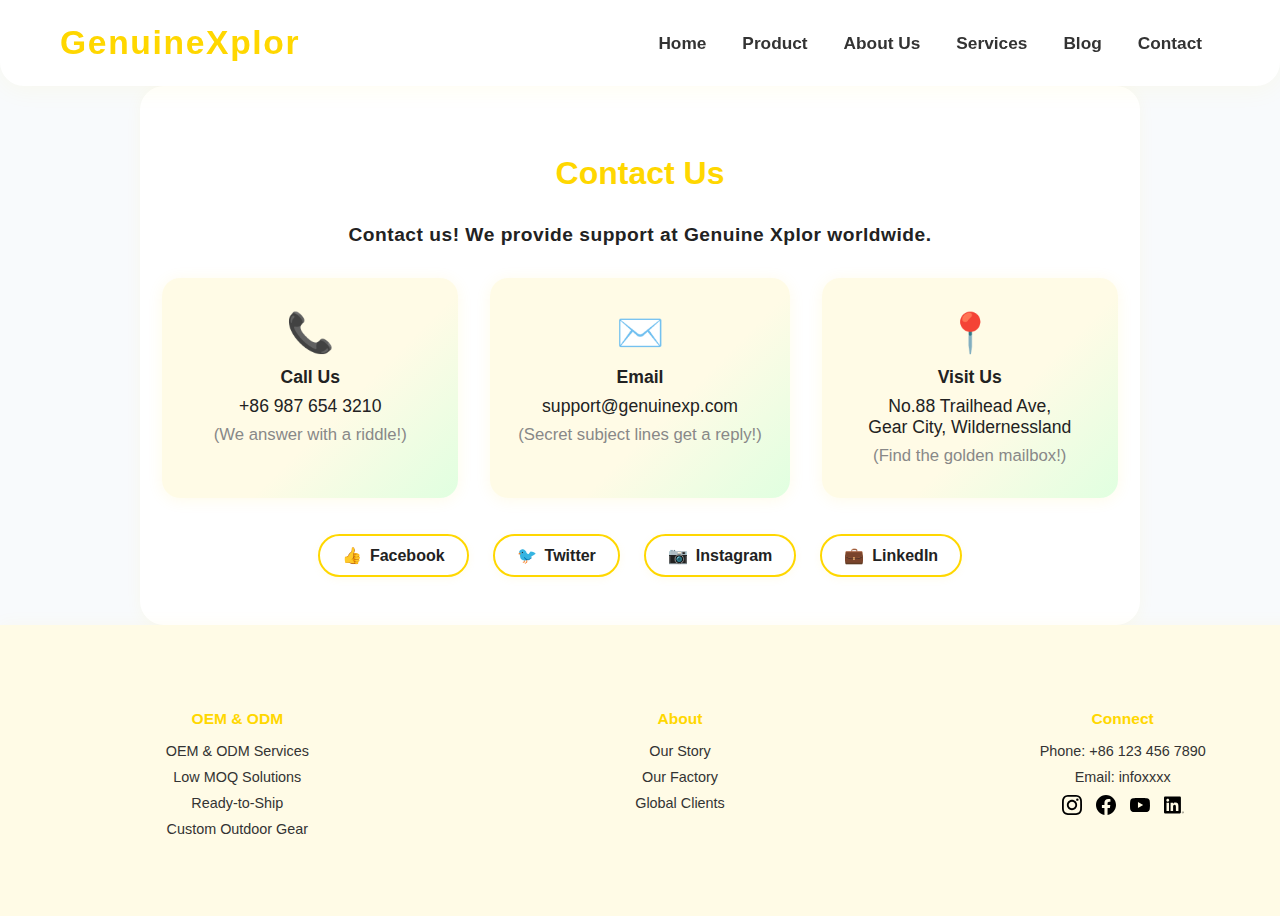
<file: contact.html>
<!DOCTYPE html>
<html lang="en">
<head>
  <meta charset="UTF-8" />
  <meta name="viewport" content="width=device-width, initial-scale=1.0"/>
  <title>Contact - GenuineXplor</title>
  <link rel="stylesheet" href="style.css" />
  <style>
    body {
      margin: 0;
      font-family: 'Segoe UI', 'Arial', sans-serif;
      background: #f8fafc;
      color: #222;
    }
    .container {
      max-width: 960px;
      margin: 0 auto;
      padding: 48px 20px;
      background: #fff;
      border-radius: 24px;
      box-shadow: 0 2px 16px rgba(255,215,0,0.06);
      animation: fadeInUp 0.8s ease-out;
    }
    h1 {
      text-align: center;
      font-size: 2em;
      color: #FFD700;
      margin-bottom: 24px;
    }
    .contact-cards {
      display: flex;
      flex-wrap: wrap;
      justify-content: center;
      gap: 32px;
      margin-top: 32px;
    }
    .card {
      background: linear-gradient(135deg, #fffbe6 60%, #e0ffe0 100%);
      border-radius: 18px;
      box-shadow: 0 2px 16px rgba(255,215,0,0.09);
      padding: 32px 28px;
      min-width: 240px;
      max-width: 320px;
      text-align: center;
      transition: transform 0.2s;
      font-size: 1.1em;
      position: relative;
    }
    .card:hover {
      transform: translateY(-8px) scale(1.04) rotate(-2deg);
      box-shadow: 0 8px 32px rgba(124,252,0,0.13);
    }
    .card .emoji {
      font-size: 2.2em;
      margin-bottom: 12px;
      display: block;
    }
    .socials {
      display: flex;
      justify-content: center;
      gap: 24px;
      margin-top: 36px;
    }
    .social-btn {
      display: flex;
      align-items: center;
      gap: 8px;
      background: #fff;
      border: 2px solid #FFD700;
      border-radius: 50px;
      padding: 10px 22px;
      font-size: 1em;
      color: #222;
      text-decoration: none;
      font-weight: 600;
      transition: background 0.2s, border 0.2s;
      box-shadow: 0 2px 8px rgba(255,215,0,0.07);
    }
    .social-btn:hover {
      background: #FFD700;
      color: #222;
      border: 2px solid #7CFC00;
    }
    .fun-message {
      text-align: center;
      font-size: 1.2em;
      margin: 32px 0 0 0;
      color: #222; /* changed to black */
      font-weight: 600;
      letter-spacing: 0.5px;
    }
    @keyframes fadeInUp {
      from {
        opacity: 0;
        transform: translateY(30px);
      }
      to {
        opacity: 1;
        transform: translateY(0);
      }
    }
    /* 导航栏和页脚样式从index.html复制 */
    header {
      display: flex;
      justify-content: space-between;
      align-items: center;
      padding: 24px 60px;
      background: #fff;
      box-shadow: 0 4px 24px rgba(255,215,0,0.06);
      border-radius: 0 0 24px 24px;
      position: sticky;
      top: 0;
      z-index: 10;
    }
    .logo {
      font-size: 2.1em;
      font-weight: 800;
      color: #FFD700;
      letter-spacing: 0.05em;
    }
    nav {
      position: relative;
      display: flex;
      align-items: center;
    }
    .nav-links {
      display: flex;
      align-items: center;
    }
    .nav-links > a {
      color: #333 !important;
      font-weight: 600;
      font-size: 1.08em;
      margin: 0 18px;
      text-decoration: none;
      transition: color 0.2s;
      position: relative;
    }
    .nav-links > a:hover {
      color: #7CFC00;
    }
    .dropdown {
      position: relative;
      display: inline-block;
    }
    .dropbtn {
      background: none;
      border: none;
      font: inherit;
      color: #333;
      font-weight: 600;
      font-size: 1.08em;
      margin: 0 18px;
      cursor: pointer;
      padding: 0;
      outline: none;
      position: relative;
      transition: color 0.2s;
    }
    .dropbtn:hover,
    .dropdown.open .dropbtn {
      color: #7CFC00;
    }
    .dropdown-content {
      display: none;
      position: absolute;
      left: 0;
      top: 120%;
      min-width: 160px;
      background: #fff;
      box-shadow: 0 4px 16px rgba(255,215,0,0.08);
      border-radius: 10px;
      z-index: 100;
      flex-direction: column;
      padding: 8px 0;
      animation: fadeIn 0.2s;
    }
    .dropdown.open .dropdown-content {
      display: flex;
    }
    .dropdown-content a {
      color: #333;
      padding: 10px 24px;
      text-decoration: none;
      display: block;
      font-size: 1em;
      font-weight: 500;
      transition: background 0.2s, color 0.2s;
      border-radius: 6px;
    }
    .dropdown-content a:hover {
      background: linear-gradient(90deg, #FFD700 0%, #7CFC00 100%);
      color: #fff;
    }
    .nav-toggle {
      display: none;
      flex-direction: column;
      justify-content: center;
      width: 36px;
      height: 36px;
      background: none;
      border: none;
      cursor: pointer;
      margin-left: 16px;
      z-index: 101;
    }
    .nav-toggle span {
      display: block;
      width: 26px;
      height: 3px;
      background: #FFD700;
      margin: 5px 0;
      border-radius: 2px;
      transition: 0.3s;
    }
    @media (max-width: 700px) {
      .nav-toggle {
        display: flex;
      }
      nav {
        width: 100%;
      }
      .nav-links {
        flex-direction: column;
        align-items: flex-start;
        position: absolute;
        top: 100%;
        left: 0;
        right: 0;
        background: #fff;
        box-shadow: 0 4px 24px rgba(255,215,0,0.10);
        border-radius: 0 0 18px 18px;
        padding: 18px 0 12px 0;
        display: none;
        z-index: 100;
      }
      .nav-links.open {
        display: flex;
      }
      .nav-links > a,
      .dropbtn {
        margin: 12px 24px;
        font-size: 1.1em;
        color: #333 !important;
      }
      .dropdown-content {
        position: static;
        min-width: 0;
        box-shadow: none;
        border-radius: 0;
        background: none;
        padding: 0;
        animation: none;
      }
      .dropdown-content a {
        padding: 10px 36px;
        background: none;
        color: #333;
        border-radius: 0;
      }
      .dropdown.open .dropdown-content {
        display: flex;
      }
    }
    .footer {
      background: #fffbe6;
      color: #333;
      padding: 64px 40px;
      display: flex;
      flex-wrap: wrap;
      justify-content: space-between;
      width: 100vw;
      max-width: none;
      margin: 0;
      gap: 48px;
      border-radius: 0;
      box-shadow: 0 -2px 16px rgba(255,215,0,0.04);
    }
    .footer h4 {
      margin-bottom: 15px;
      color: #FFD700;
      font-weight: 700;
      font-size: 1.08em;
    }
    .footer a {
      color: #333;
      text-decoration: none;
      transition: color 0.2s;
    }
    .footer a:hover {
      color: #7CFC00;
    }
    .footer ul {
      list-style: none;
      padding: 0;
    }
    .footer li {
      margin-bottom: 10px;
    }
    @media (max-width: 900px) {
      header, .footer {
        padding-left: 8px;
        padding-right: 8px;
      }
      .footer {
        flex-direction: column;
        align-items: flex-start;
        padding: 40px 8px;
        gap: 24px;
      }
    }
  </style>
</head>
<body>
<header>
  <div class="logo">GenuineXplor</div>
  <button class="nav-toggle" aria-label="Toggle navigation" id="navToggle">
    <span></span>
    <span></span>
    <span></span>
  </button>
  <nav>
    <div class="nav-links" id="navLinks">
      <a href="index.html">Home</a>
      <div class="dropdown" id="productDropdown">
        <button class="dropbtn" tabindex="0">Product</button>
        <div class="dropdown-content">
          <a href="backpacks.html">Backpacks</a>
          <a href="belts.html">Belts</a>
          <a href="knives.html">Knives</a>
          <a href="tactical-products.html">Tactical Products</a>
          <a href="accessories.html">Accessories</a>
        </div>
      </div>
      <a href="about.html">About Us</a>
      <div class="dropdown" id="servicesDropdown">
        <button class="dropbtn" tabindex="0">Services</button>
        <div class="dropdown-content">
          <a href="services.html#capabilities">Capabilities</a>
          <a href="services.html#activities">Activities</a>
          <a href="services.html#clients">Clients</a>
        </div>
      </div>
      <a href="blog.html" style="margin-right:18px;">Blog</a>
      <a href="contact.html">Contact</a>
    </div>
  </nav>
</header>

<div class="container">
  <h1>Contact Us</h1>
  <div class="fun-message">
    Contact us! We provide support at Genuine Xplor worldwide.
  </div>
  <div class="contact-cards">
    <div class="card">
      <span class="emoji">📞</span>
      <div><strong>Call Us</strong></div>
      <div style="margin: 8px 0 0 0;">+86 987 654 3210</div>
      <div style="font-size:0.95em; color:#888; margin-top:8px;">(We answer with a riddle!)</div>
    </div>
    <div class="card">
      <span class="emoji">✉️</span>
      <div><strong>Email</strong></div>
      <div style="margin: 8px 0 0 0;">support@genuinexp.com</div>
      <div style="font-size:0.95em; color:#888; margin-top:8px;">(Secret subject lines get a reply!)</div>
    </div>
    <div class="card">
      <span class="emoji">📍</span>
      <div><strong>Visit Us</strong></div>
      <div style="margin: 8px 0 0 0;">No.88 Trailhead Ave,<br>Gear City, Wildernessland</div>
      <div style="font-size:0.95em; color:#888; margin-top:8px;">(Find the golden mailbox!)</div>
    </div>
  </div>
  <div class="socials">
    <a class="social-btn" href="https://facebook.com/" target="_blank" rel="noopener">
      <span>👍</span> Facebook
    </a>
    <a class="social-btn" href="https://twitter.com/" target="_blank" rel="noopener">
      <span>🐦</span> Twitter
    </a>
    <a class="social-btn" href="https://www.instagram.com/" target="_blank" rel="noopener">
      <span>📷</span> Instagram
    </a>
    <a class="social-btn" href="https://www.linkedin.com/" target="_blank" rel="noopener">
      <span>💼</span> LinkedIn
    </a>
  </div>
</div>
<footer class="footer">
  <div style="flex: 1 1 200px;">
    <h4>OEM & ODM</h4>
    <ul>
      <li><a href="services.html">OEM & ODM Services</a></li>
      <li><a href="services.html#lowmoq">Low MOQ Solutions</a></li>
      <li><a href="product.html#ready">Ready-to-Ship</a></li>
      <li><a href="product.html#custom">Custom Outdoor Gear</a></li>
    </ul>
  </div>
  <div style="flex: 1 1 200px;">
    <h4>About</h4>
    <ul>
      <li><a href="about.html#story">Our Story</a></li>
      <li><a href="about.html#factory">Our Factory</a></li>
      <li><a href="about.html#clients">Global Clients</a></li>
    </ul>
  </div>
  <div style="flex: 1 1 200px;">
    <h4>Connect</h4>
    <ul>
      <li style="margin-bottom: 10px;">Phone: +86 123 456 7890</li>
      <li style="margin-bottom: 10px;">Email: infoxxxx</li>
      <li>
        <a href="#"><img src="icon-ig.svg" width="20" height="20" style="margin-right:10px;"></a>
        <a href="#"><img src="icon-fb.svg" width="20" height="20" style="margin-right:10px;"></a>
        <a href="#"><img src="icon-ytb.svg" width="20" height="20" style="margin-right:10px;"></a>
        <a href="#"><img src="icon-linkedin.svg" width="20" height="20"></a>
      </li>
    </ul>
  </div>
</footer>
<script>
/* Banner 轮播和移动端导航交互脚本从index.html复制 */
const navToggle = document.getElementById('navToggle');
const navLinks = document.getElementById('navLinks');
const productDropdown = document.getElementById('productDropdown');
const servicesDropdown = document.getElementById('servicesDropdown');

navToggle.addEventListener('click', () => {
  navLinks.classList.toggle('open');
  productDropdown.classList.remove('open');
  servicesDropdown.classList.remove('open');
});

function setupDropdown(dropdown) {
  const btn = dropdown.querySelector('.dropbtn');
  btn.addEventListener('click', (e) => {
    if (window.innerWidth <= 700) {
      e.preventDefault();
      dropdown.classList.toggle('open');
      if (dropdown === productDropdown) servicesDropdown.classList.remove('open');
      if (dropdown === servicesDropdown) productDropdown.classList.remove('open');
    } else {
      if (dropdown === productDropdown) window.location.href = 'product.html';
      if (dropdown === servicesDropdown) window.location.href = 'services.html';
    }
  });
  dropdown.addEventListener('mouseenter', () => {
    if (window.innerWidth > 700) dropdown.classList.add('open');
  });
  dropdown.addEventListener('mouseleave', () => {
    if (window.innerWidth > 700) dropdown.classList.remove('open');
  });
}
setupDropdown(productDropdown);
setupDropdown(servicesDropdown);

document.querySelectorAll('.dropdown-content a').forEach(link => {
  link.addEventListener('click', () => {
    if (window.innerWidth <= 700) {
      navLinks.classList.remove('open');
      productDropdown.classList.remove('open');
      servicesDropdown.classList.remove('open');
    }
  });
});
document.querySelectorAll('.nav-links > a').forEach(link => {
  link.addEventListener('click', () => {
    if (window.innerWidth <= 700) {
      navLinks.classList.remove('open');
      productDropdown.classList.remove('open');
      servicesDropdown.classList.remove('open');
    }
  });
});
</script>
</body>
</html>
</file>
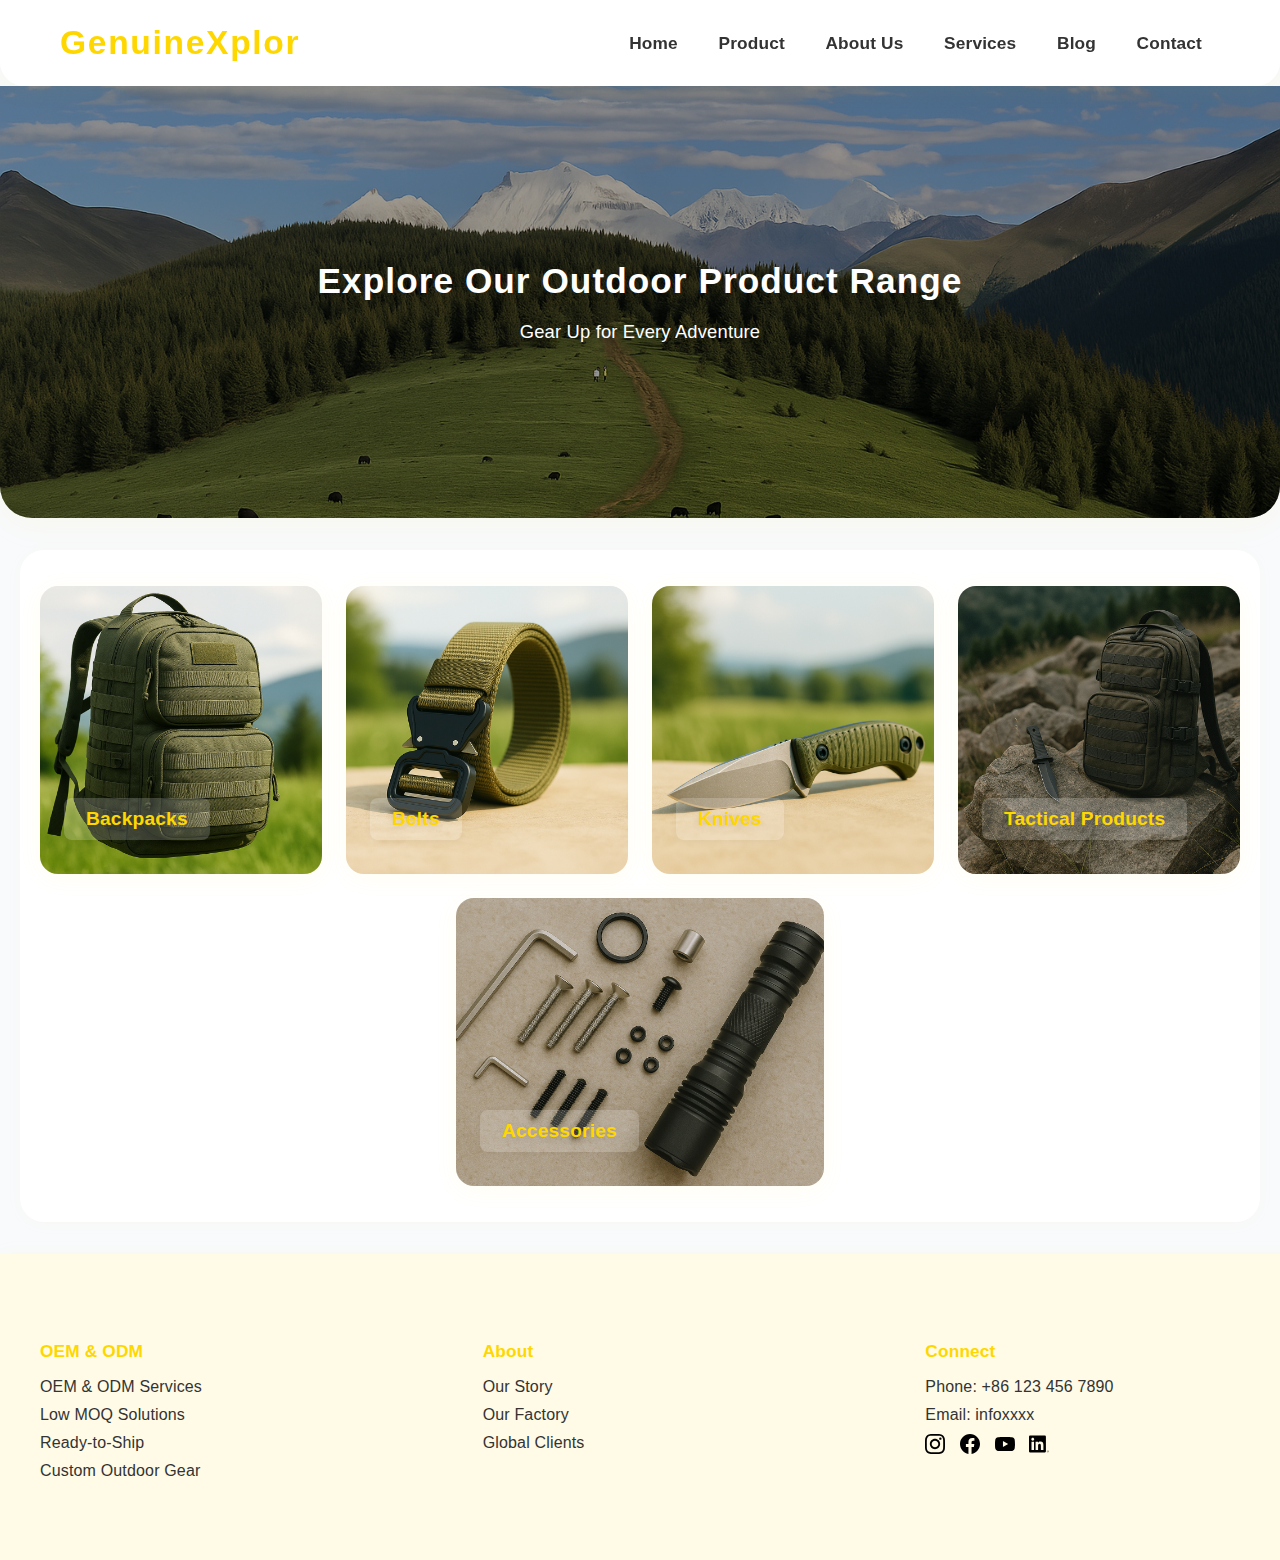
<file: product.html>
<!DOCTYPE html>
<html lang="en">
<head>
  <meta charset="UTF-8">
  <meta name="viewport" content="width=device-width, initial-scale=1.0">
  <title>Our Products - Outdoor OEM</title>
  <style>
    body {
      margin: 0;
      font-family: 'Segoe UI', 'Arial', sans-serif;
      background: #f8fafc;
      color: #222;
      letter-spacing: 0.01em;
    }
    header {
      display: flex;
      justify-content: space-between;
      align-items: center;
      padding: 24px 60px;
      background: #fff;
      box-shadow: 0 4px 24px rgba(255,215,0,0.06);
      border-radius: 0 0 24px 24px;
      position: sticky;
      top: 0;
      z-index: 10;
    }
    .logo {
      font-size: 2.1em;
      font-weight: 800;
      color: #FFD700;
      letter-spacing: 0.05em;
    }
    nav a {
      margin: 0 18px;
      text-decoration: none;
      color: #333;
      font-weight: 600;
      font-size: 1.08em;
      position: relative;
      transition: color 0.2s;
    }
    nav a:hover::after {
      content: '';
      position: absolute;
      left: 0;
      bottom: -6px;
      width: 100%;
      height: 2px;
      background: linear-gradient(90deg, #FFD700 0%, #7CFC00 100%);
      border-radius: 2px;
    }
    nav a:hover {
      color: #7CFC00;
    }
    .hero {
      height: 48vh;
      min-height: 220px;
      background: url('product-hero.jpg') center/cover no-repeat;
      display: flex;
      justify-content: center;
      align-items: center;
      text-align: center;
      color: #fff;
      position: relative;
      border-radius: 0 0 32px 32px;
      box-shadow: 0 8px 32px rgba(255,215,0,0.06);
      margin-bottom: 32px;
    }
    .hero::after {
      content: '';
      position: absolute;
      inset: 0;
      background: rgba(0,0,0,0.38);
      border-radius: 0 0 32px 32px;
    }
    .hero > div {
      position: relative;
      z-index: 1;
      width: 100%;
    }
    .hero h1 {
      font-size: 2.2em;
      font-weight: 800;
      margin: 0.5em 0 0.2em 0;
      letter-spacing: 0.03em;
      text-shadow: 0 2px 12px rgba(0,0,0,0.25);
      line-height: 1.2;
    }
    .hero p {
      font-size: 1.15em;
      margin-bottom: 18px;
      font-weight: 500;
      color: #fff;
      text-shadow: 0 2px 8px rgba(0,0,0,0.18);
    }
    .product-grid {
      display: flex;
      gap: 24px;
      justify-content: center;
      flex-wrap: wrap;
      padding: 36px 20px 36px 20px;
      background: #fff;
      border-radius: 24px;
      box-shadow: 0 2px 16px rgba(255,215,0,0.04);
      margin: 0 auto 32px auto;
      max-width: 1200px;
    }
    .product-card {
      flex: 1 1 220px;
      min-width: 220px;
      max-width: 320px;
      min-height: 240px;
      background-size: cover;
      background-position: center;
      padding: 24px;
      position: relative;
      cursor: pointer;
      transition: transform 0.3s, box-shadow 0.3s;
      color: #fff;
      display: flex;
      flex-direction: column;
      justify-content: flex-end;
      align-items: flex-start;
      border-radius: 18px;
      box-shadow: 0 4px 24px rgba(255,215,0,0.06);
      border: none;
      overflow: hidden;
    }
    .product-card h2 {
      position: relative;
      z-index: 2;
      padding: 10px 22px;
      font-size: 1.2em;
      background: rgba(255,255,255,0.18);
      border-radius: 8px;
      font-weight: 700;
      box-shadow: 0 2px 8px rgba(0,0,0,0.04);
      margin-bottom: 10px;
      color: #FFD700;
      text-shadow: 0 2px 8px rgba(0,0,0,0.10);
    }
    .product-card:hover {
      transform: scale(1.04) translateY(-4px);
      box-shadow: 0 8px 32px rgba(255,215,0,0.10);
    }
    .footer {
      background: #fffbe6;
      color: #333;
      padding: 64px 40px;
      display: flex;
      flex-wrap: wrap;
      justify-content: space-between;
      width: 100vw;
      max-width: none;
      margin: 0;
      gap: 48px;
      border-radius: 0;
      box-shadow: 0 -2px 16px rgba(255,215,0,0.04);
    }
    .footer h4 {
      margin-bottom: 15px;
      color: #FFD700;
      font-weight: 700;
      font-size: 1.08em;
    }
    .footer a {
      color: #333;
      text-decoration: none;
      transition: color 0.2s;
    }
    .footer a:hover {
      color: #7CFC00;
    }
    .footer ul {
      list-style: none;
      padding: 0;
    }
    .footer li {
      margin-bottom: 10px;
    }
    @media (max-width: 900px) {
      header, .hero, .product-grid, .footer {
        padding-left: 8px;
        padding-right: 8px;
      }
      .footer {
        flex-direction: column;
        align-items: flex-start;
        padding: 40px 8px;
        gap: 24px;
      }
    }
    @media (max-width: 700px) {
      .hero h1 { font-size: 1.3em; }
      .hero, .product-grid, .footer {
        padding-left: 4px;
        padding-right: 4px;
      }
      .product-grid {
        flex-direction: column;
        gap: 12px;
      }
    }
  </style>
</head>
<body>
<header>
  <div class="logo">GenuineXplor</div>
  <nav>
    <a href="index.html">Home</a>
    <a href="product.html">Product</a>
    <a href="about.html">About Us</a>
    <a href="services.html">Services</a>
    <a href="blog.html">Blog</a>
    <a href="contact.html">Contact</a>
  </nav>
</header>

<section class="hero">
  <div>
    <h1>Explore Our Outdoor Product Range</h1>
    <p>Gear Up for Every Adventure</p>
  </div>
</section>

<section class="product-grid">
  <div class="product-card" style="background-image: url('product-backpack.jpg');" onclick="location.href='product.html#backpack'">
    <h2>Backpacks</h2>
  </div>
  <div class="product-card" style="background-image: url('product-belts.jpg');" onclick="location.href='product.html#belts'">
    <h2>Belts</h2>
  </div>
  <div class="product-card" style="background-image: url('product-knives.jpg');" onclick="location.href='product.html#knives'">
    <h2>Knives</h2>
  </div>
  <div class="product-card" style="background-image: url('product-tactical.jpg');" onclick="location.href='product.html#tactical'">
    <h2>Tactical Products</h2>
  </div>
  <div class="product-card" style="background-image: url('product-accessories.jpg');" onclick="location.href='product.html#accessories'">
    <h2>Accessories</h2>
  </div>
</section>

<footer class="footer">
  <div style="flex: 1 1 200px;">
    <h4>OEM & ODM</h4>
    <ul>
      <li><a href="services.html">OEM & ODM Services</a></li>
      <li><a href="services.html#lowmoq">Low MOQ Solutions</a></li>
      <li><a href="product.html#ready">Ready-to-Ship</a></li>
      <li><a href="product.html#custom">Custom Outdoor Gear</a></li>
    </ul>
  </div>
  <div style="flex: 1 1 200px;">
    <h4>About</h4>
    <ul>
      <li><a href="about.html#story">Our Story</a></li>
      <li><a href="about.html#factory">Our Factory</a></li>
      <li><a href="about.html#clients">Global Clients</a></li>
    </ul>
  </div>
  <div style="flex: 1 1 200px;">
    <h4>Connect</h4>
    <ul>
      <li style="margin-bottom: 10px;">Phone: +86 123 456 7890</li>
      <li style="margin-bottom: 10px;">Email: infoxxxx</li>
      <li>
        <a href="#"><img src="icon-ig.svg" width="20" height="20" style="margin-right:10px;"></a>
        <a href="#"><img src="icon-fb.svg" width="20" height="20" style="margin-right:10px;"></a>
        <a href="#"><img src="icon-ytb.svg" width="20" height="20" style="margin-right:10px;"></a>
        <a href="#"><img src="icon-linkedin.svg" width="20" height="20"></a>
      </li>
    </ul>
  </div>
</footer>
</body>
</html>
</file>
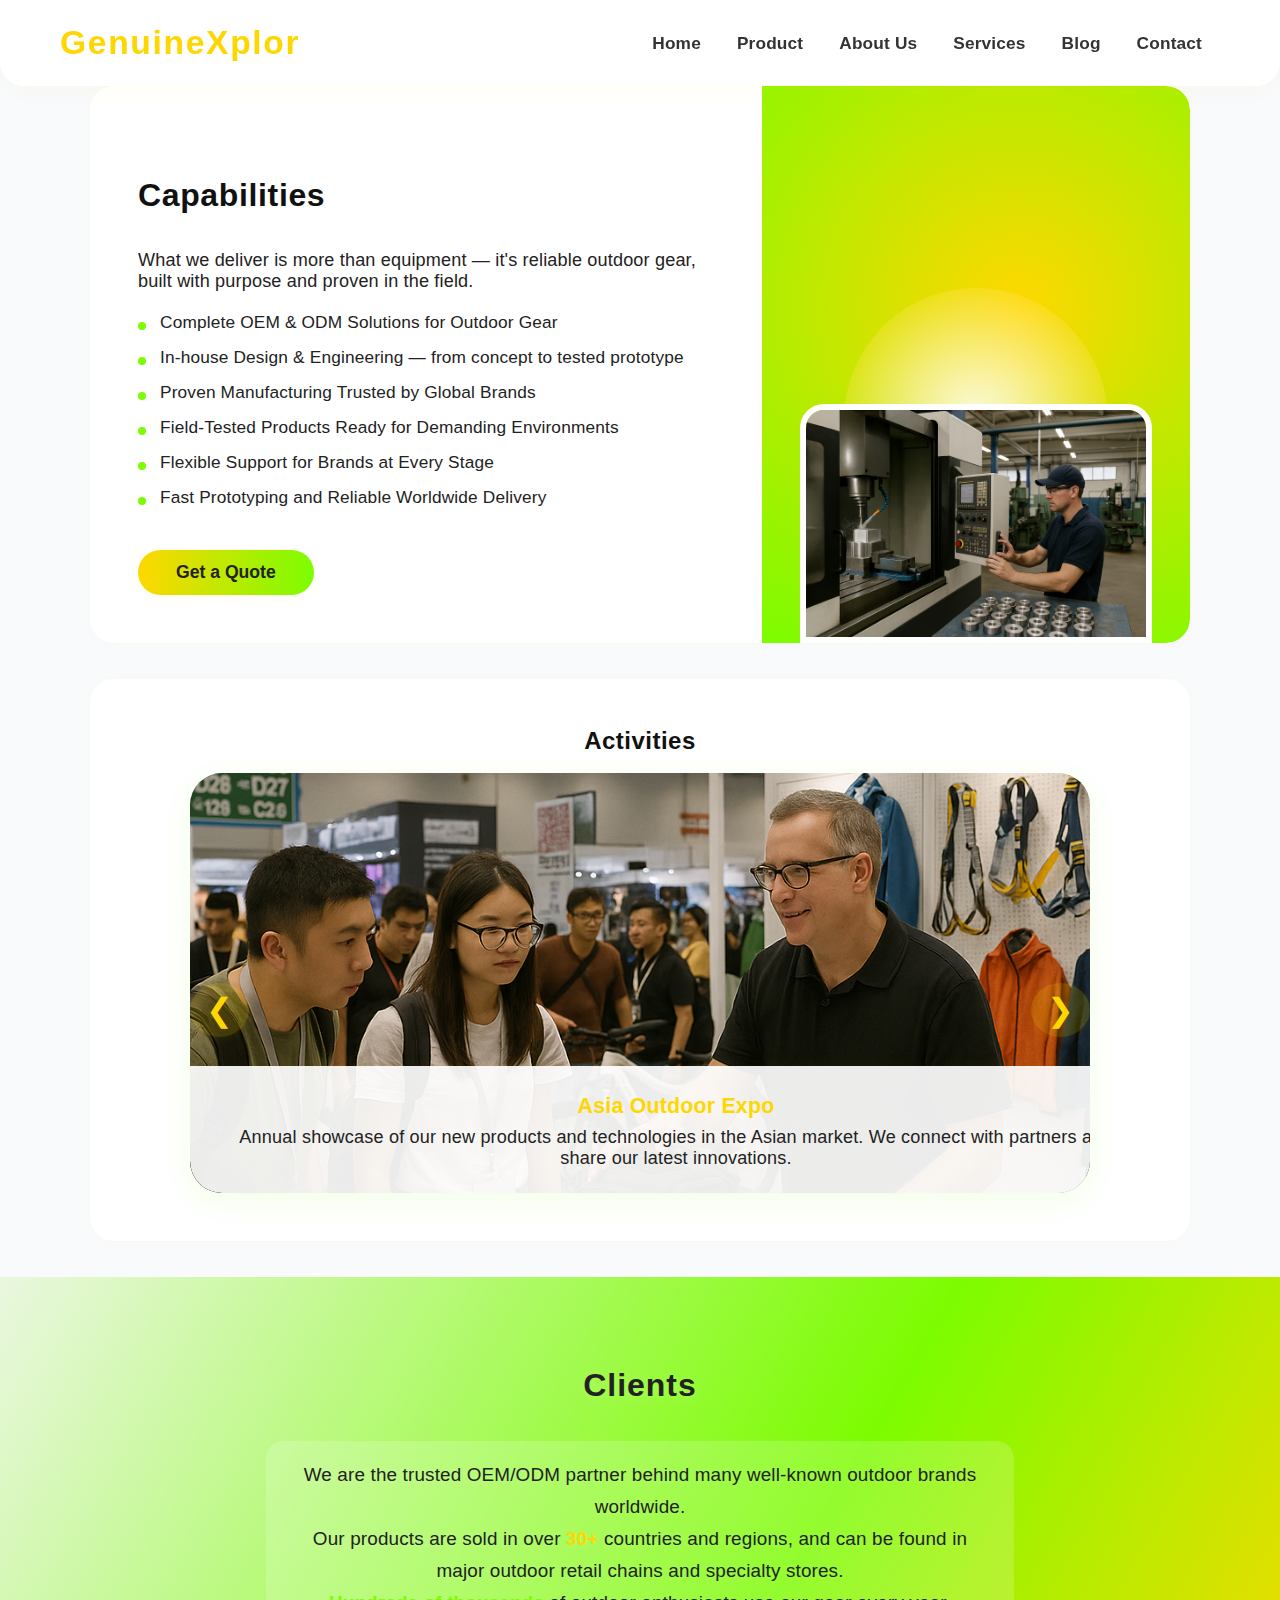
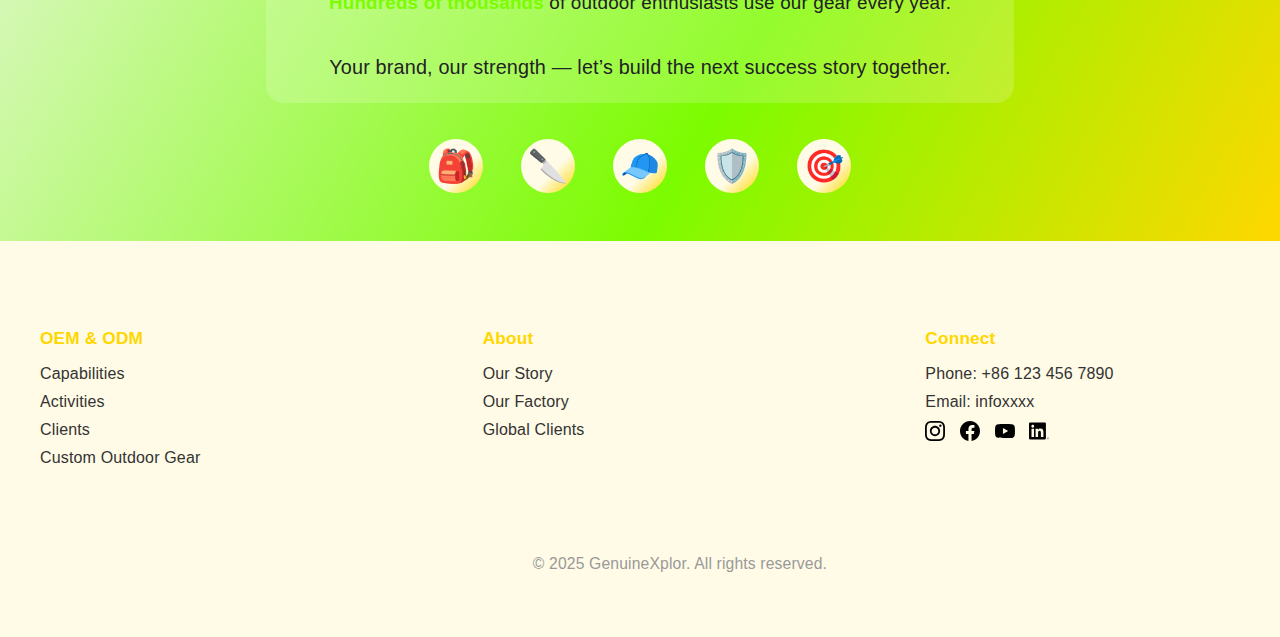
<file: Services.html>
<!DOCTYPE html>
<html lang="en">
<head>
  <meta charset="UTF-8">
  <meta name="viewport" content="width=device-width, initial-scale=1.0">
  <title>Capabilities | GenuineXplor</title>
  <style>
    body {
      margin: 0;
      font-family: 'Segoe UI', 'Arial', sans-serif;
      background: #f8fafc;
      color: #222;
      letter-spacing: 0.01em;
    }
    header {
      display: flex;
      justify-content: space-between;
      align-items: center;
      padding: 24px 60px;
      background: #fff;
      box-shadow: 0 4px 24px rgba(255,215,0,0.06);
      border-radius: 0 0 24px 24px;
      position: sticky;
      top: 0;
      z-index: 10;
    }
    .logo {
      font-size: 2.1em;
      font-weight: 800;
      color: #FFD700;
      letter-spacing: 0.05em;
    }
    nav {
      position: relative;
      z-index: 20;
    }
    nav ul {
      list-style: none;
      margin: 0;
      padding: 0;
      display: flex;
      align-items: center;
    }
    nav > ul > li {
      position: relative;
    }
    nav a {
      margin: 0 18px;
      text-decoration: none;
      color: #333;
      font-weight: 600;
      font-size: 1.08em;
      position: relative;
      transition: color 0.2s;
      padding: 8px 0;
      display: inline-block;
    }
    nav a:hover::after {
      content: '';
      position: absolute;
      left: 0;
      bottom: -6px;
      width: 100%;
      height: 2px;
      background: linear-gradient(90deg, #FFD700 0%, #7CFC00 100%);
      border-radius: 2px;
    }
    nav a:hover {
      color: #7CFC00;
    }
    .dropdown {
      position: relative;
    }
    .dropdown-content {
      display: none;
      position: absolute;
      left: 0;
      top: 100%;
      background: #fff;
      min-width: 180px;
      box-shadow: 0 8px 24px rgba(255,215,0,0.10);
      border-radius: 0 0 16px 16px;
      z-index: 99;
      padding: 8px 0;
    }
    .dropdown-content a {
      display: block;
      padding: 10px 24px;
      margin: 0;
      color: #333;
      font-size: 1em;
      font-weight: 500;
      border-radius: 0;
      background: none;
      transition: background 0.18s, color 0.18s;
    }
    .dropdown-content a:hover {
      background: #fffbe6;
      color: #7CFC00;
    }
    .dropdown:hover .dropdown-content {
      display: block;
    }
    /* Capabilities Section */
    .capabilities-section {
      background: #fff;
      border-radius: 24px;
      box-shadow: 0 2px 16px rgba(255,215,0,0.04);
      margin: 0 auto 36px auto;
      max-width: 1100px;
      padding: 0;
      display: flex;
      flex-wrap: wrap;
      align-items: stretch;
      overflow: hidden;
      position: relative;
    }
    .capabilities-content {
      flex: 2 1 480px;
      padding: 64px 48px 48px 48px;
      display: flex;
      flex-direction: column;
      justify-content: center;
      background: #fff;
      position: relative;
      z-index: 2;
    }
    .capabilities-content h2 {
      font-size: 2em;
      font-weight: 800;
      color: #111;
      margin-bottom: 18px;
      letter-spacing: 0.02em;
    }
    .capabilities-content p {
      font-size: 1.13em;
      margin-bottom: 1.1em;
      color: #222;
      font-weight: 500;
    }
    .capabilities-content ul {
      list-style: none;
      padding: 0;
      margin: 0 0 0 0;
    }
    .capabilities-content li {
      margin-bottom: 14px;
      padding-left: 22px;
      position: relative;
      font-size: 1.08em;
      animation: jump 2.2s cubic-bezier(.4,0,.2,1) infinite;
      animation-delay: calc(var(--i) * 0.12s);
      display: block;
    }
    .capabilities-content li::before {
      content: "";
      position: absolute;
      left: 0;
      top: 10px;
      width: 8px;
      height: 8px;
      background: #7CFC00;
      border-radius: 50%;
    }
    @keyframes jump {
      0%, 100% { transform: translateY(0);}
      10% { transform: translateY(-8px);}
      20% { transform: translateY(0);}
    }
    .btn {
      margin-top: 28px;
      padding: 12px 38px;
      background: linear-gradient(90deg, #FFD700 0%, #7CFC00 100%);
      border: none;
      color: #222;
      font-weight: bold;
      font-size: 1.1em;
      border-radius: 24px;
      cursor: pointer;
      box-shadow: 0 2px 12px rgba(255,215,0,0.08);
      transition: background 0.2s, transform 0.2s;
      align-self: flex-start;
    }
    .btn:hover {
      background: linear-gradient(90deg, #7CFC00 0%, #FFD700 100%);
      color: #222;
      transform: translateY(-2px) scale(1.04);
    }
    .capabilities-img-side {
      flex: 1 1 380px;
      min-width: 320px;
      background: radial-gradient(circle at 60% 40%, #FFD700 0%, #7CFC00 100%);
      display: flex;
      align-items: flex-end;
      justify-content: center;
      position: relative;
      min-height: 420px;
      border-radius: 0 24px 24px 0;
      overflow: hidden;
    }
    .capabilities-img-side::before {
      content: '';
      position: absolute;
      left: 50%;
      top: 60%;
      width: 220px;
      height: 220px;
      background: radial-gradient(circle, #fffbe6 0%, #FFD70044 80%, transparent 100%);
      border-radius: 50%;
      transform: translate(-50%, -50%) scale(1.2);
      animation: floatGlow 3.5s ease-in-out infinite alternate;
      z-index: 1;
      pointer-events: none;
    }
    @keyframes floatGlow {
      0% { filter: blur(0px); opacity: 0.7; }
      100% { filter: blur(8px); opacity: 1; }
    }
    .capabilities-img-side img {
      width: 90%;
      max-width: 340px;
      border-radius: 24px 24px 0 0;
      box-shadow: 0 8px 32px rgba(124,252,0,0.10);
      object-fit: cover;
      margin-bottom: 0;
      margin-top: 32px;
      border: 6px solid #fff;
      position: relative;
      z-index: 2;
      animation: floatImg 3.5s ease-in-out infinite alternate;
    }
    @keyframes floatImg {
      0% { transform: translateY(0);}
      100% { transform: translateY(-16px);}
    }
    /* Activities Carousel */
    .activities-carousel-section {
      background: #fff;
      border-radius: 24px;
      box-shadow: 0 2px 16px rgba(255,215,0,0.04);
      margin: 0 auto 36px auto;
      max-width: 1100px;
      padding: 48px 0 48px 0;
      position: relative;
      overflow: visible;
      display: flex;
      flex-direction: column;
      align-items: center;
    }
    .activities-carousel-title {
      font-size: 1.5em;
      font-weight: 800;
      color: #111;
      margin-bottom: 18px;
      letter-spacing: 0.02em;
      text-align: center;
    }
    .activities-carousel {
      width: 98%;
      max-width: 900px;
      height: 420px;
      position: relative;
      border-radius: 32px;
      overflow: hidden;
      box-shadow: 0 8px 32px rgba(124,252,0,0.10);
      background: #f4f4f4;
      margin-bottom: 0;
      margin-top: 0;
      display: flex;
      align-items: flex-end;
      justify-content: center;
    }
    .activity-slide {
      position: absolute;
      top: 0; left: 0; width: 100%; height: 100%;
      opacity: 0;
      transition: opacity 1s cubic-bezier(.4,0,.2,1);
      z-index: 1;
      background-size: cover;
      background-position: center;
      color: #fff;
    }
    .activity-slide.active {
      opacity: 1;
      z-index: 2;
    }
    .carousel-controls {
      position: absolute;
      width: 100%;
      top: 50%;
      left: 0;
      display: flex;
      justify-content: space-between;
      z-index: 3;
      pointer-events: none;
    }
    .carousel-controls button {
      background: rgba(255,215,0,0.18);
      border: none;
      color: #FFD700;
      font-size: 2em;
      cursor: pointer;
      padding: 8px 16px;
      border-radius: 50%;
      box-shadow: 0 2px 8px rgba(255,215,0,0.08);
      pointer-events: auto;
      transition: background 0.2s, transform 0.2s;
    }
    .carousel-controls button:hover {
      background: #7CFC00;
      color: #fff;
      transform: scale(1.12);
    }
    .carousel-dots {
      display: flex;
      gap: 14px;
      justify-content: center;
      margin-top: 0;
      position: absolute;
      left: 50%;
      top: -32px;
      transform: translateX(-50%);
      z-index: 10;
    }
    .carousel-dot {
      width: 18px;
      height: 18px;
      border-radius: 50%;
      background: #fff;
      border: 4px solid #FFD700;
      box-shadow: 0 0 0 2px #7CFC00;
      cursor: pointer;
      transition: background 0.2s, transform 0.2s, border 0.2s;
      margin: 0 2px;
    }
    .carousel-dot.active {
      background: #7CFC00;
      border: 4px solid #FFD700;
      transform: scale(1.18);
    }
    .activity-caption {
      width: 100%;
      background: rgba(255,255,255,0.92);
      color: #222;
      border-radius: 0 0 32px 32px;
      padding: 28px 36px 24px 36px;
      position: absolute;
      left: 0;
      bottom: 0;
      z-index: 5;
      text-align: center;
      font-size: 1.13em;
      font-weight: 500;
      box-shadow: 0 -2px 16px rgba(255,215,0,0.04);
      letter-spacing: 0.01em;
    }
    .activity-caption h3 {
      color: #FFD700;
      font-size: 1.18em;
      font-weight: 700;
      margin: 0 0 8px 0;
      letter-spacing: 0.01em;
    }
    .activity-caption p {
      margin: 0;
      color: #222;
      font-size: 1em;
      font-weight: 500;
    }
    /* Clients Banner */
    .clients-banner-section {
      width: 100vw;
      max-width: none;
      margin: 0 auto 0 auto;
      padding: 0;
      position: relative;
      left: 50%;
      right: 50%;
      transform: translateX(-50%);
      min-height: 340px;
      display: flex;
      align-items: flex-end;
      justify-content: center;
      background: linear-gradient(120deg, #eaf7e0 0%, #7CFC00 60%, #FFD700 100%);
      overflow: hidden;
      animation: clientsBgMove 8s linear infinite alternate;
    }
    @keyframes clientsBgMove {
      0% { background-position: 0% 50%; }
      100% { background-position: 100% 50%; }
    }
    .clients-banner-content {
      position: relative;
      z-index: 2;
      width: 100%;
      max-width: 1100px;
      padding: 64px 36px 48px 36px;
      text-align: center;
      color: #222;
      display: flex;
      flex-direction: column;
      align-items: center;
      justify-content: center;
      animation: fadeInUp 2s cubic-bezier(.4,0,.2,1);
    }
    @keyframes fadeInUp {
      0% { opacity: 0; transform: translateY(40px);}
      100% { opacity: 1; transform: translateY(0);}
    }
    .clients-banner-content h2 {
      font-size: 2em;
      font-weight: 800;
      margin-bottom: 18px;
      color: #222;
      letter-spacing: 0.03em;
      text-shadow: 0 2px 12px rgba(255,255,255,0.18);
      animation: colorPulse 3s infinite alternate;
    }
    @keyframes colorPulse {
      0% { color: #222; }
      100% { color: #7CFC00; }
    }
    .clients-banner-content p {
      font-size: 1.18em;
      color: #222;
      margin-bottom: 0;
      text-shadow: 0 2px 8px rgba(255,255,255,0.10);
      font-weight: 500;
      line-height: 1.7;
      max-width: 700px;
      background: rgba(255,255,255,0.18);
      border-radius: 18px;
      padding: 18px 24px;
      display: inline-block;
      animation: fadeInUp 2.5s cubic-bezier(.4,0,.2,1);
    }
    .clients-animated-icons {
      display: flex;
      justify-content: center;
      align-items: center;
      gap: 38px;
      margin-top: 36px;
      margin-bottom: 0;
      flex-wrap: wrap;
    }
    .clients-animated-icon {
      width: 54px;
      height: 54px;
      border-radius: 50%;
      background: linear-gradient(135deg, #fffbe6 60%, #FFD700 100%);
      display: flex;
      align-items: center;
      justify-content: center;
      box-shadow: 0 2px 8px rgba(124,252,0,0.10);
      font-size: 2em;
      color: #7CFC00;
      animation: iconBounce 2.5s infinite alternate;
    }
    .clients-animated-icon:nth-child(2) { animation-delay: 0.3s;}
    .clients-animated-icon:nth-child(3) { animation-delay: 0.6s;}
    .clients-animated-icon:nth-child(4) { animation-delay: 0.9s;}
    .clients-animated-icon:nth-child(5) { animation-delay: 1.2s;}
    @keyframes iconBounce {
      0% { transform: translateY(0);}
      100% { transform: translateY(-18px);}
    }
    @media (max-width: 900px) {
      header, .capabilities-content, .footer {
        padding-left: 8px;
        padding-right: 8px;
      }
      .footer {
        flex-direction: column;
        align-items: flex-start;
        padding: 40px 8px;
        gap: 24px;
      }
      .capabilities-section {
        flex-direction: column;
        border-radius: 18px;
      }
      .capabilities-img-side {
        min-height: 220px;
        border-radius: 18px 18px 0 0;
      }
      .capabilities-img-side img {
        margin-top: 16px;
        border-radius: 18px 18px 0 0;
      }
      .capabilities-content {
        padding: 32px 16px 32px 16px;
      }
      .clients-banner-content {
        padding: 40px 8px 32px 8px;
      }
    }
    @media (max-width: 700px) {
      .capabilities-content h2,
      .clients-banner-content h2 {
        font-size: 1.2em;
      }
      .capabilities-content p,
      .clients-banner-content p {
        font-size: 1em;
      }
      .clients-banner-section {
        min-height: 180px;
      }
      .activities-carousel {
        height: 220px;
        border-radius: 18px;
      }
      .activity-caption {
        border-radius: 0 0 18px 18px;
        padding: 18px 8px 14px 8px;
        font-size: 1em;
      }
      .clients-animated-icons {
        gap: 16px;
      }
    }
    /* Footer */
    .footer {
      background: #fffbe6;
      color: #333;
      padding: 64px 40px;
      display: flex;
      flex-wrap: wrap;
      justify-content: space-between;
      width: 100vw;
      max-width: none;
      margin: 0;
      gap: 48px;
      border-radius: 0;
      box-shadow: 0 -2px 16px rgba(255,215,0,0.04);
    }
    .footer h4 {
      margin-bottom: 15px;
      color: #FFD700;
      font-weight: 700;
      font-size: 1.08em;
    }
    .footer a {
      color: #333;
      text-decoration: none;
      transition: color 0.2s;
    }
    .footer a:hover {
      color: #7CFC00;
    }
    .footer ul {
      list-style: none;
      padding: 0;
    }
    .footer li {
      margin-bottom: 10px;
    }
    .footer-bottom {
      flex: 1 1 100%;
      margin-top: 24px;
      color: #999;
      font-size: 0.98em;
      text-align: center;
    }
  </style>
</head>
<body>
<header>
  <div class="logo">GenuineXplor</div>
  <nav>
    <ul>
      <li><a href="index.html">Home</a></li>
      <li><a href="product.html">Product</a></li>
      <li><a href="about.html">About Us</a></li>
      <li class="dropdown" tabindex="0">
        <a href="services.html">Services</a>
        <div class="dropdown-content">
          <a href="services.html#capabilities">Capabilities</a>
          <a href="services.html#activities">Activities</a>
          <a href="services.html#clients">Clients</a>
        </div>
      </li>
      <li><a href="blog.html">Blog</a></li>
      <li><a href="contact.html">Contact</a></li>
    </ul>
  </nav>
</header>

<!-- Capabilities Section -->
<section class="capabilities-section" id="capabilities">
  <div class="capabilities-content">
    <h2>Capabilities</h2>
    <p>What we deliver is more than equipment — it's reliable outdoor gear, built with purpose and proven in the field.</p>
    <ul>
      <li style="--i:0">Complete OEM & ODM Solutions for Outdoor Gear</li>
      <li style="--i:1">In-house Design & Engineering — from concept to tested prototype</li>
      <li style="--i:2">Proven Manufacturing Trusted by Global Brands</li>
      <li style="--i:3">Field-Tested Products Ready for Demanding Environments</li>
      <li style="--i:4">Flexible Support for Brands at Every Stage</li>
      <li style="--i:5">Fast Prototyping and Reliable Worldwide Delivery</li>
    </ul>
    <button class="btn" onclick="location.href='contact.html'">Get a Quote</button>
  </div>
  <div class="capabilities-img-side">
    <img src="capabilities-main.jpg" alt="Capabilities">
  </div>
</section>

<!-- Activities Carousel -->
<section class="activities-carousel-section" id="activities">
  <div class="activities-carousel-title">Activities</div>
  <div class="activities-carousel">
    <div class="activity-slide active" style="background-image: url('expo-asia.jpg');"></div>
    <div class="activity-slide" style="background-image: url('expo-europe.jpg');"></div>
    <div class="activity-slide" style="background-image: url('expo-usa.jpg');"></div>
    <div class="carousel-controls">
      <button id="activity-prev">&#10094;</button>
      <button id="activity-next">&#10095;</button>
    </div>
    <div class="carousel-dots">
      <div class="carousel-dot active"></div>
      <div class="carousel-dot"></div>
      <div class="carousel-dot"></div>
    </div>
    <div class="activity-caption" id="activity-caption">
      <h3>Asia Outdoor Expo</h3>
      <p>Annual showcase of our new products and technologies in the Asian market. We connect with partners and share our latest innovations.</p>
    </div>
  </div>
</section>

<!-- Clients Banner -->
<section class="clients-banner-section" id="clients">
  <div class="clients-banner-content">
    <h2>Clients</h2>
    <p>
      We are the trusted OEM/ODM partner behind many well-known outdoor brands worldwide.<br>
      Our products are sold in over <span style="color:#FFD700;font-weight:700;">30+</span> countries and regions, and can be found in major outdoor retail chains and specialty stores.<br>
      <span style="color:#7CFC00;font-weight:700;">Hundreds of thousands</span> of outdoor enthusiasts use our gear every year.<br>
      <br>
      <span style="font-size:1.05em;">Your brand, our strength — let’s build the next success story together.</span>
    </p>
    <div class="clients-animated-icons">
      <div class="clients-animated-icon" title="Backpacks">🎒</div>
      <div class="clients-animated-icon" title="Knives">🔪</div>
      <div class="clients-animated-icon" title="Belts">🧢</div>
      <div class="clients-animated-icon" title="Tactical">🛡️</div>
      <div class="clients-animated-icon" title="Accessories">🎯</div>
    </div>
  </div>
</section>

<footer class="footer">
  <div style="flex: 1 1 200px;">
    <h4>OEM & ODM</h4>
    <ul>
      <li><a href="services.html#capabilities">Capabilities</a></li>
      <li><a href="services.html#activities">Activities</a></li>
      <li><a href="services.html#clients">Clients</a></li>
      <li><a href="product.html#custom">Custom Outdoor Gear</a></li>
    </ul>
  </div>
  <div style="flex: 1 1 200px;">
    <h4>About</h4>
    <ul>
      <li><a href="about.html#story">Our Story</a></li>
      <li><a href="about.html#factory">Our Factory</a></li>
      <li><a href="about.html#clients">Global Clients</a></li>
    </ul>
  </div>
  <div style="flex: 1 1 200px;">
    <h4>Connect</h4>
    <ul>
      <li style="margin-bottom: 10px;">Phone: +86 123 456 7890</li>
      <li style="margin-bottom: 10px;">Email: infoxxxx</li>
      <li>
        <a href="#"><img src="icon-ig.svg" width="20" height="20" style="margin-right:10px;"></a>
        <a href="#"><img src="icon-fb.svg" width="20" height="20" style="margin-right:10px;"></a>
        <a href="#"><img src="icon-ytb.svg" width="20" height="20" style="margin-right:10px;"></a>
        <a href="#"><img src="icon-linkedin.svg" width="20" height="20"></a>
      </li>
    </ul>
  </div>
  <div class="footer-bottom">
    &copy; 2025 GenuineXplor. All rights reserved.
  </div>
</footer>
<script>
const slides = document.querySelectorAll('.activity-slide');
const dots = document.querySelectorAll('.carousel-dot');
const captions = [
  {
    title: "Asia Outdoor Expo",
    desc: "Annual showcase of our new products and technologies in the Asian market. We connect with partners and share our latest innovations."
  },
  {
    title: "Europe Outdoor Show",
    desc: "Presenting our capabilities to the European market and building relationships with global outdoor brands."
  },
  {
    title: "USA Outdoor Retailer",
    desc: "Engaging with North American partners and displaying our field-tested outdoor gear at the largest US trade show."
  }
];
let currentSlide = 0;
let slideInterval = setInterval(nextSlide, 7000);

function showSlide(index) {
  slides.forEach((slide, i) => {
    slide.classList.toggle('active', i === index);
  });
  dots.forEach((dot, i) => {
    dot.classList.toggle('active', i === index);
  });
  // 更新文字
  const caption = document.getElementById('activity-caption');
  caption.innerHTML = `<h3>${captions[index].title}</h3><p>${captions[index].desc}</p>`;
}

function nextSlide() {
  currentSlide = (currentSlide + 1) % slides.length;
  showSlide(currentSlide);
}

function prevSlide() {
  currentSlide = (currentSlide - 1 + slides.length) % slides.length;
  showSlide(currentSlide);
}

document.getElementById('activity-next').addEventListener('click', () => {
  nextSlide();
  resetInterval();
});
document.getElementById('activity-prev').addEventListener('click', () => {
  prevSlide();
  resetInterval();
});
dots.forEach((dot, index) => {
  dot.addEventListener('click', () => {
    currentSlide = index;
    showSlide(currentSlide);
    resetInterval();
  });
});

function resetInterval() {
  clearInterval(slideInterval);
  slideInterval = setInterval(nextSlide, 7000);
}
</script>
</body>
</html>
</file>
<file: style.css>
body {
    margin: 0;
    font-family: Arial, sans-serif;
    background: #fff;
    color: #333;
}

header {
    background: #222;
    color: #fff;
    padding: 15px;
    display: flex;
    justify-content: space-between;
    align-items: center;
}

.logo {
    font-size: 1.5em;
    font-weight: bold;
}

nav a {
    color: #fff;
    text-decoration: none;
    margin-left: 20px;
    transition: color 0.3s;
}

nav a:hover {
    color: #ffcc00;
}

.hero {
    background: #444;
    color: #fff;
    text-align: center;
    padding: 100px 20px;
}

.categories {
    padding: 40px 20px;
    text-align: center;
}

.category-grid {
    display: flex;
    flex-wrap: wrap;
    justify-content: center;
    gap: 20px;
}

.category-item {
    width: 150px;
    background: #f4f4f4;
    padding: 15px;
    border: 1px solid #ddd;
    text-align: center;
    transition: transform 0.3s, box-shadow 0.3s;
}

.category-item:hover {
    transform: translateY(-5px);
    box-shadow: 0 4px 10px rgba(0,0,0,0.2);
}

.hover-zoom {
    width: 100%;
    transition: transform 0.3s, opacity 0.3s;
}

.hover-zoom:hover {
    transform: scale(1.05);
    opacity: 0.9;
}

.about {
    padding: 40px 20px;
}

.about-content {
    display: flex;
    flex-wrap: wrap;
    align-items: center;
    justify-content: center;
    gap: 20px;
}

.about-content img {
    width: 300px;
    height: auto;
}

.about-text {
    max-width: 400px;
}

.btn {
    display: inline-block;
    padding: 10px 20px;
    background: #222;
    color: #fff;
    text-decoration: none;
    transition: background 0.3s, box-shadow 0.3s;
}

.btn:hover {
    background: #555;
    box-shadow: 0 4px 8px rgba(0,0,0,0.2);
}

.product-preview {
    padding: 40px 20px;
    text-align: center;
}

.product-grid {
    display: flex;
    flex-wrap: wrap;
    justify-content: center;
    gap: 20px;
}

.product-item {
    width: 150px;
}

.product-item img {
    width: 100%;
    height: auto;
}

footer {
    background: #222;
    color: #aaa;
    text-align: center;
    padding: 15px;
    font-size: 0.9em;
}

@media (max-width: 600px) {
    nav a {
        margin-left: 10px;
        font-size: 0.9em;
    }
    .hero h1 {
        font-size: 1.5em;
    }
    .about-content {
        flex-direction: column;
    }
}
</file>
